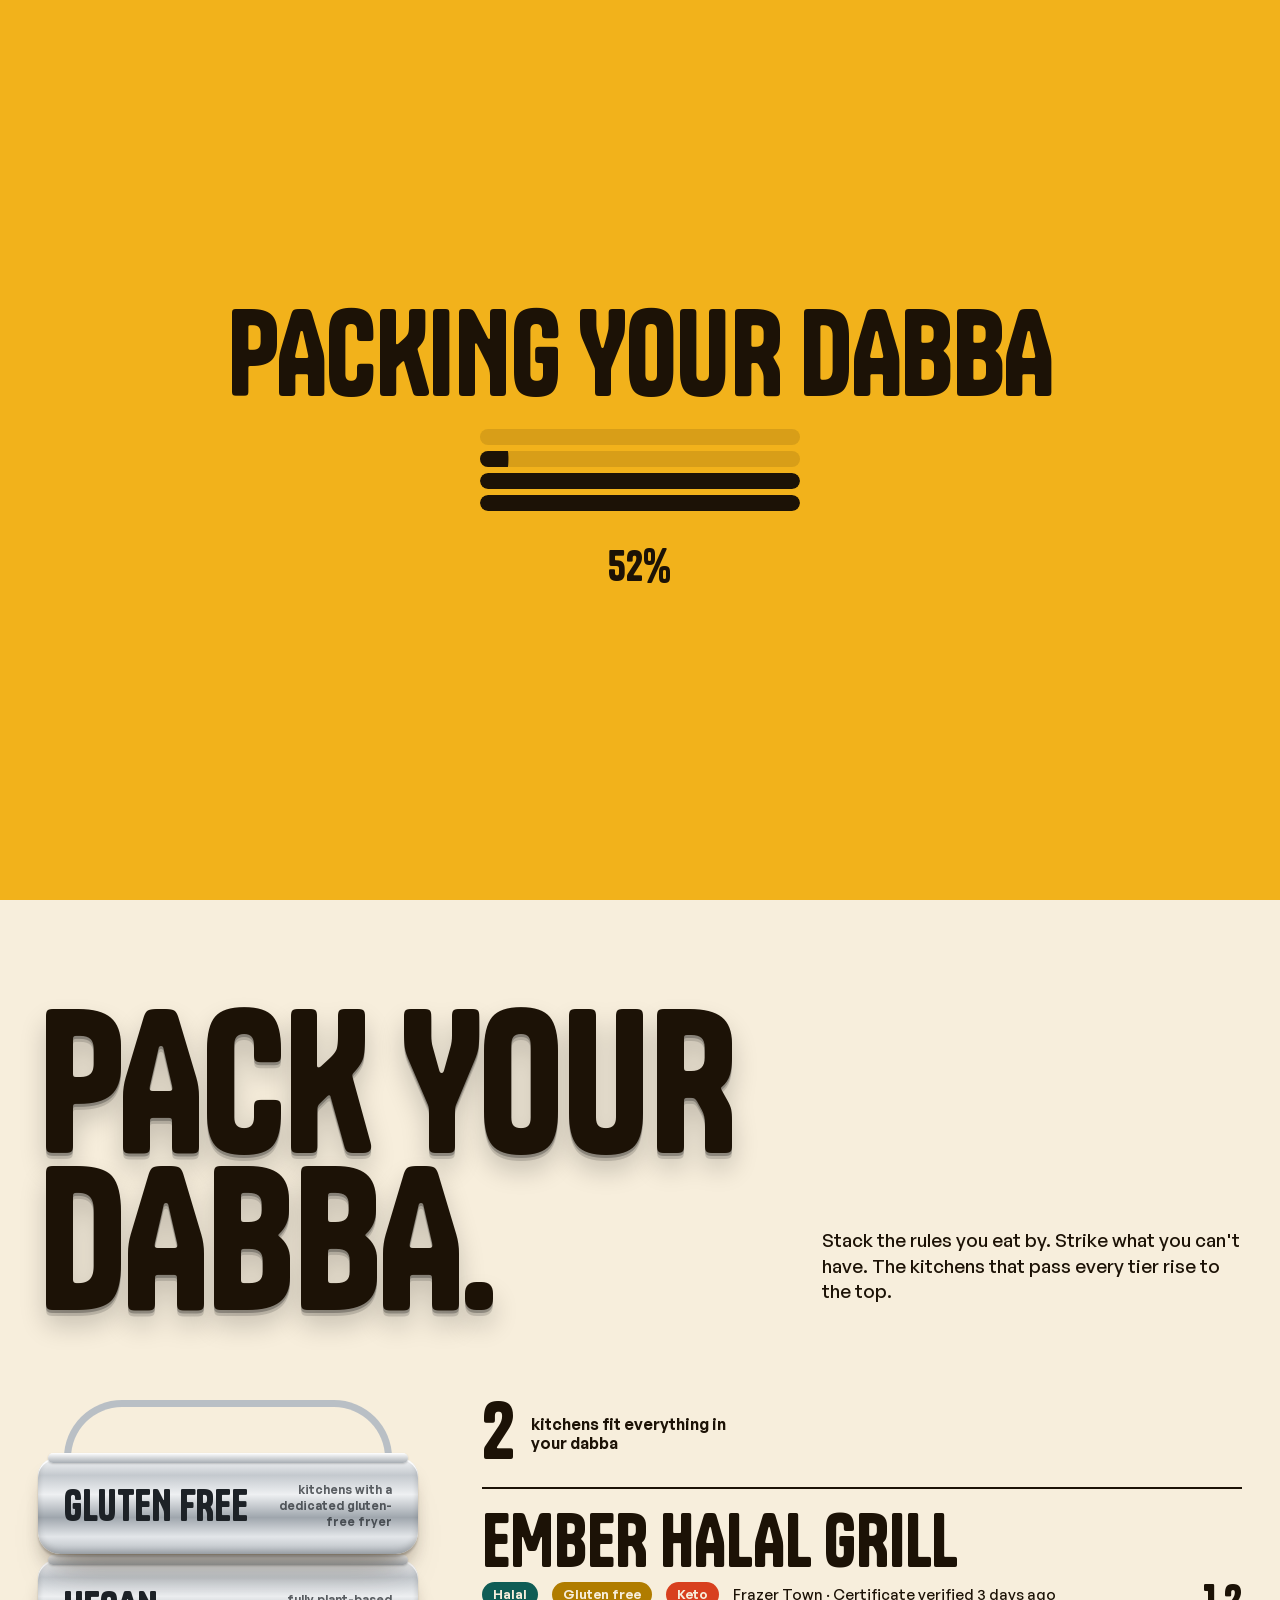
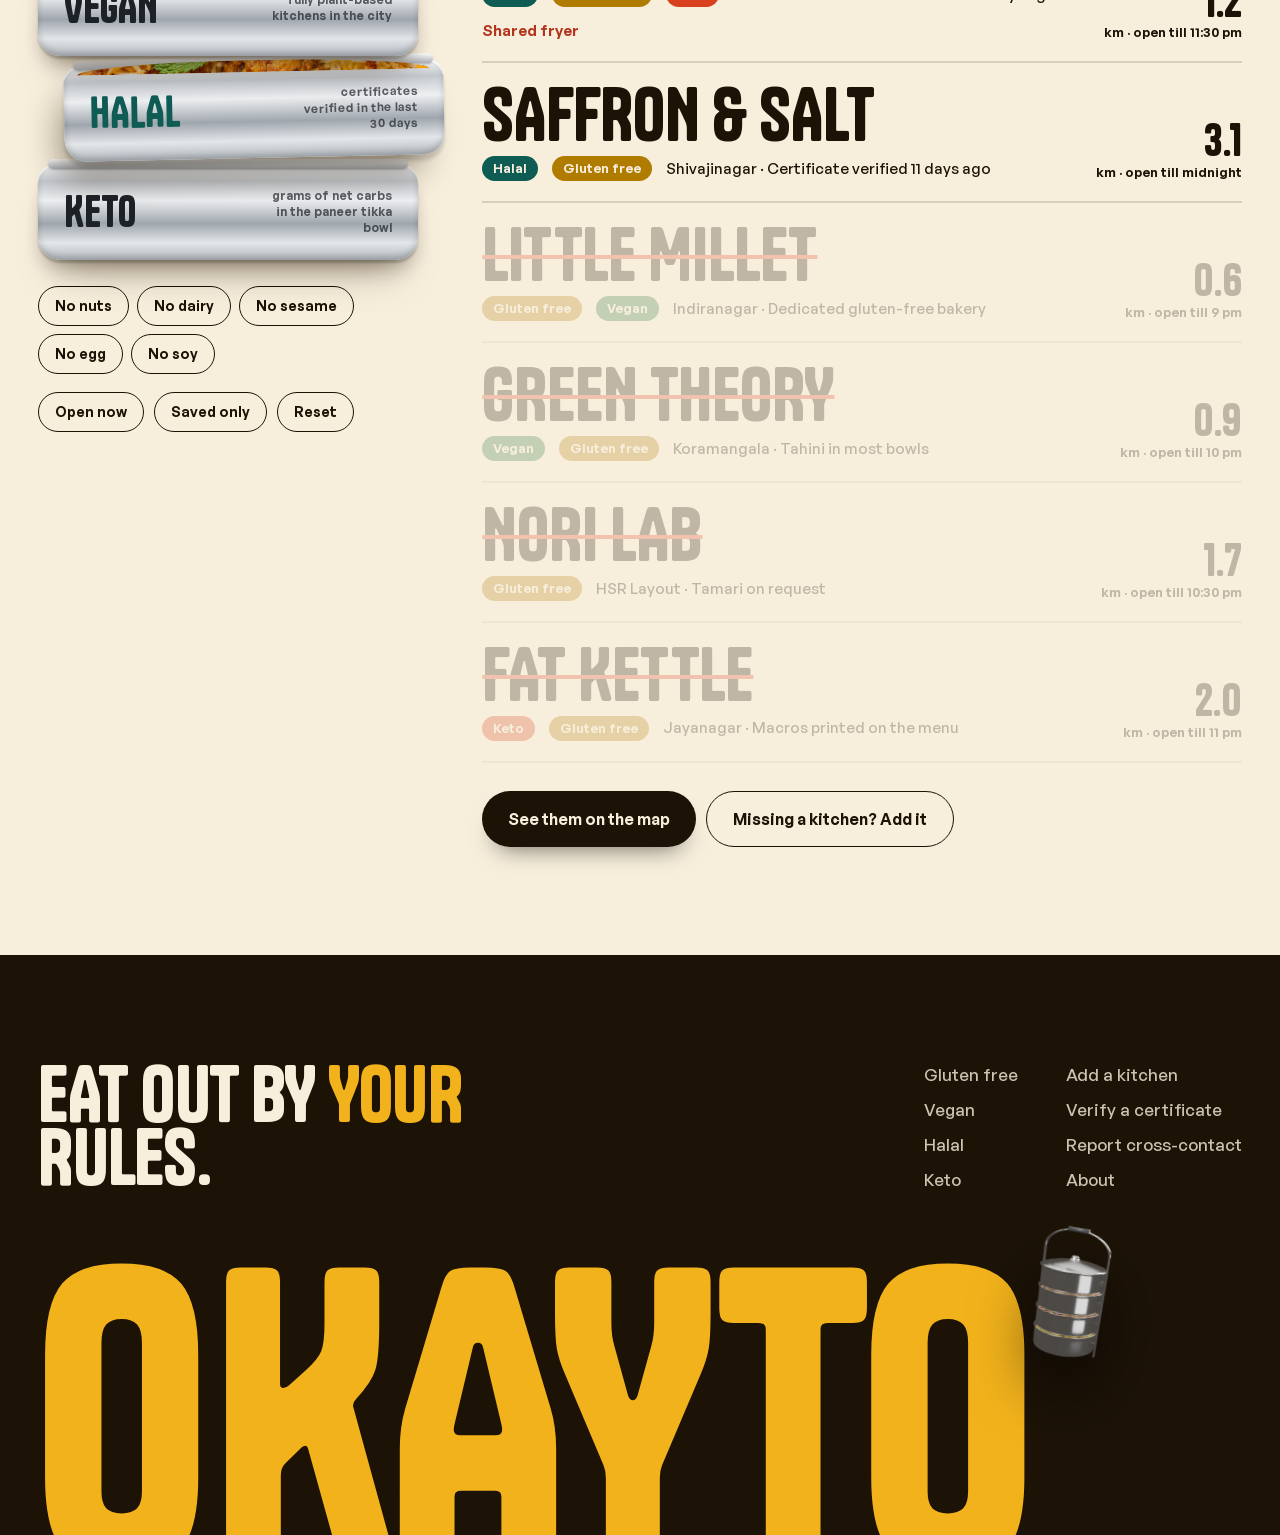
<file: index.html>
<!doctype html>
<html lang="en">
<head>
<meta charset="utf-8">
<meta name="viewport" content="width=device-width, initial-scale=1">
<title>Okayto — your rules, packed</title>
<link rel="icon" href="data:image/svg+xml,%3Csvg xmlns='http://www.w3.org/2000/svg' viewBox='0 0 64 64'%3E%3Ccircle cx='32' cy='32' r='30' fill='%23F2B21B'/%3E%3Ctext x='32' y='44' font-size='34' text-anchor='middle' font-family='Impact' fill='%231C1206'%3Eo%3C/text%3E%3C/svg%3E">
<link rel="stylesheet" href="css/base.css">
<style>
html,body{background:var(--turmeric)}

/* ---------- preloader ---------- */
#loader{position:fixed;inset:0;z-index:80;background:var(--turmeric);display:grid;place-items:center;clip-path:inset(0 0 0 0)}
#loader .in{display:flex;flex-direction:column;align-items:center;gap:28px}
#loader h1{font-size:clamp(48px,9vw,140px);text-align:center}
#loader .stack{display:flex;flex-direction:column-reverse;gap:6px;width:min(320px,60vw)}
#loader .stack i{display:block;height:16px;border-radius:20px;background:rgba(28,18,6,.12);overflow:hidden;position:relative}
#loader .stack i b{position:absolute;inset:0;transform-origin:left;transform:scaleX(0);border-radius:20px;background:var(--ink)}
#loader .pc{font-family:var(--display);font-size:40px}

/* ---------- story stage ---------- */
#story{position:relative}
#stage{position:relative;height:100vh;overflow:hidden;background:var(--turmeric)}
.bgl{position:absolute;inset:0;clip-path:circle(0px at 50% 50%);will-change:clip-path}
#blobs{position:absolute;inset:-10%;width:120%;height:120%}
#blobs path{fill:rgba(28,18,6,.06)}
#word{position:absolute;left:0;right:0;top:50%;transform:translateY(-54%);display:flex;justify-content:center;color:var(--ink);pointer-events:none;white-space:nowrap;line-height:.8}
#word span{display:inline-block;will-change:transform;text-shadow:0 .012em 0 rgba(0,0,0,.28),0 .024em 0 rgba(0,0,0,.18),0 .05em .06em rgba(0,0,0,.22),0 .12em .2em rgba(0,0,0,.14)}
#word span.gap{margin-right:var(--gap,30vw)}
#tif{position:absolute;left:50%;top:50%;width:min(104vh,100vw);height:min(104vh,100vw);will-change:transform}
#tif canvas{width:100%;height:100%;display:block;position:relative}
.tshadow{position:absolute;left:0;top:0;width:100px;height:30px;border-radius:50%;pointer-events:none;will-change:transform,opacity;
  background:radial-gradient(closest-side,rgba(20,12,2,.62),rgba(20,12,2,.32) 45%,rgba(20,12,2,0));filter:blur(6px)}
.tshadow.b{background:radial-gradient(closest-side,rgba(20,12,2,.26),rgba(20,12,2,0));filter:blur(18px)}
#hero-copy{position:absolute;left:var(--g);bottom:clamp(28px,6vh,60px);max-width:380px;font-size:17px;line-height:1.35}
#hero-copy b{font-weight:600}
#hero-cta{position:absolute;right:var(--g);bottom:clamp(28px,6vh,60px);display:flex;gap:10px;align-items:center}
.scrollcue{font:600 13px var(--body);display:flex;gap:10px;align-items:center;background:none;border:none;cursor:pointer}
.scrollcue i{width:1.5px;height:38px;background:var(--ink);position:relative;overflow:hidden}
.scrollcue i::after{content:"";position:absolute;left:0;right:0;top:-40%;height:40%;background:var(--turmeric);animation:cue 1.6s infinite}
@keyframes cue{to{top:100%}}
#tagline{position:absolute;left:var(--g);bottom:7vh;font-size:clamp(52px,7.4vw,130px);line-height:.86;pointer-events:none}
#tagline .ln{display:block;overflow:hidden;padding-bottom:.04em}
#tagline .ln span{display:inline-block;transform:translateY(110%)}

/* the steel plate (portal) — fixed size, animated with transforms only */
#disc{position:absolute;left:0;top:0;border-radius:50%;opacity:0;will-change:transform;pointer-events:none;z-index:3}
#disc .cast{position:absolute;inset:6% -4% -14% 10%;border-radius:50%;background:radial-gradient(closest-side,rgba(10,6,0,.5),rgba(10,6,0,.22) 55%,rgba(10,6,0,0));filter:blur(18px);transform:translate(4%,7%)}
#disc .wall{position:absolute;inset:-3.2%;border-radius:50%;transform:translateY(3.8%);background:linear-gradient(90deg,#5d636a,#d7dbdf 18%,#8a9097 40%,#eef0f2 58%,#7a8087 80%,#b9bec3);box-shadow:0 2px 0 rgba(0,0,0,.35)}
#disc .rim{position:absolute;inset:-3.2%;border-radius:50%;background:conic-gradient(from 20deg,#f4f6f7,#9aa0a6 12%,#eef0f2 24%,#7d848b 38%,#f8f9fa 52%,#a4aab0 66%,#e9ecee 80%,#8b9197 90%,#f4f6f7)}
#disc .rim::after{content:"";position:absolute;inset:2.4%;border-radius:50%;background:radial-gradient(circle,#c9cdd1 60%,#6f757b 100%)}
#disc .bowl{position:absolute;inset:0;border-radius:50%;overflow:hidden}
#disc .food{position:absolute;inset:0;border-radius:50%;background-size:cover;background-position:center;will-change:transform,clip-path}
#disc .food+.food{clip-path:circle(0% at 50% 50%)}
#disc .shade{position:absolute;inset:0;border-radius:50%;pointer-events:none;box-shadow:inset 0 0 0 5px rgba(0,0,0,.22),inset 0 34px 46px -6px rgba(0,0,0,.55),inset 0 -10px 30px rgba(255,255,255,.12);
  background:radial-gradient(120% 90% at 30% 20%,rgba(255,255,255,.16),transparent 45%)}

/* chapters */
.ch{position:absolute;inset:0;pointer-events:none}
.ch .cw{position:absolute;left:var(--g);top:13vh;font-size:clamp(90px,15.5vw,300px);z-index:2}
.ch .cw .row{display:block;overflow:hidden;padding-bottom:.05em;margin-bottom:-.05em}
.ch .cw span{display:inline-block;text-shadow:0 .014em 0 rgba(0,0,0,.25),0 .03em 0 rgba(0,0,0,.14),0 .08em .14em rgba(0,0,0,.2)}
.ch .copy{position:absolute;left:var(--g);bottom:9vh;max-width:min(400px,36vw);z-index:4;pointer-events:auto}
.ch .copy p{font-size:clamp(17px,1.4vw,21px);line-height:1.35}
.ch .copy a{display:inline-flex;margin-top:18px;font:600 15px var(--body);padding:12px 18px;border-radius:40px;border:1.5px solid currentColor;text-decoration:none;transition:transform .45s var(--spring)}
.ch .copy a:hover{transform:translateY(-2px)}
.ch .meter{display:flex;align-items:flex-end;gap:12px;margin-bottom:22px}
.ch .meter .n{font-family:var(--display);font-size:clamp(70px,8vw,140px);line-height:.8}
.ch .meter .l{font-size:14px;font-weight:600;max-width:150px;line-height:1.2;padding-bottom:6px}
.ch .orbit{position:absolute;inset:0;z-index:4}
.ch .place{position:absolute;display:flex;align-items:center;gap:12px;max-width:250px;text-decoration:none;color:inherit;pointer-events:auto;transform-origin:left center}
.ch .place .dot{width:12px;height:12px;border-radius:50%;background:currentColor;box-shadow:0 0 0 6px rgba(255,255,255,.18);flex:none;transition:transform .4s var(--spring)}
.ch .place:hover .dot{transform:scale(1.5)}
.ch .place .nm{font-family:var(--display);font-size:clamp(26px,2.4vw,42px);line-height:.9;text-transform:uppercase}
.ch .place .mt{font-size:13px;font-weight:600;opacity:.8;margin-top:4px;display:block}
.ch .place .nm{display:block}

#rail{position:absolute;left:50%;top:30px;transform:translateX(-50%);display:flex;gap:22px;align-items:center;font:600 12px var(--body);letter-spacing:.04em;opacity:0;z-index:5}
#rail button{display:flex;gap:10px;align-items:center;opacity:.45;transition:opacity .4s;background:none;border:none;cursor:pointer;font:inherit;color:inherit}
#rail button i{width:26px;height:2px;background:currentColor;transform-origin:left;transform:scaleX(.4);transition:transform .5s var(--spring)}
#rail button.on{opacity:1}#rail button.on i{transform:scaleX(1.6)}

.fl{position:absolute;pointer-events:none;will-change:transform}

/* ---------- finder ---------- */
#finder{position:relative;background:var(--cream);color:var(--ink);padding:16vh var(--g) 12vh;border-radius:40px 40px 0 0;margin-top:-40px;z-index:5}
#finder h2{font-size:clamp(80px,15vw,260px)}
#finder .lead{display:flex;justify-content:space-between;align-items:flex-end;gap:40px;flex-wrap:wrap}
#finder .lead p{max-width:420px;font-size:19px;line-height:1.35;padding-bottom:14px}
.fgrid{display:grid;grid-template-columns:minmax(260px,380px) 1fr;gap:clamp(28px,5vw,80px);margin-top:9vh;align-items:start}
.dabwrap{position:sticky;top:110px}
.dabba{position:relative;display:flex;flex-direction:column-reverse;gap:6px;user-select:none}
.band{position:relative;height:96px;border-radius:18px 18px 22px 22px;cursor:pointer;border:none;text-align:left;padding:0 26px;display:flex;align-items:center;justify-content:space-between;
  background:linear-gradient(180deg,#f7f8f9 0%,#c4c9ce 18%,#eef0f2 38%,#9fa6ad 62%,#e3e6e9 82%,#b3b9bf 100%);color:#1d2227;
  box-shadow:inset 0 2px 0 rgba(255,255,255,.9),inset 0 -3px 6px rgba(0,0,0,.18),0 3px 2px rgba(0,0,0,.18),0 14px 22px -10px rgba(40,25,5,.45),0 30px 40px -22px rgba(40,25,5,.35);transition:transform .7s var(--spring),box-shadow .5s}
.band::before{content:"";position:absolute;left:10px;right:10px;top:-5px;height:10px;border-radius:10px;background:linear-gradient(180deg,#fff,#a7adb3);box-shadow:0 1px 2px rgba(0,0,0,.2)}
.band .bn{font-family:var(--display);font-size:42px;line-height:1;text-transform:uppercase;transition:color .3s}
.band .bs{font:600 12px var(--body);text-align:right;max-width:120px;opacity:.7}
.band .peek{position:absolute;left:14px;right:14px;top:-2px;height:0;border-radius:50% 50% 0 0/100% 100% 0 0;background-size:cover;background-position:center;transition:height .5s var(--spring)}
.band[aria-pressed=true]{transform:translateX(26px) rotate(-1.2deg);box-shadow:inset 0 2px 0 rgba(255,255,255,.9),inset 0 -3px 6px rgba(0,0,0,.18),0 6px 4px rgba(0,0,0,.14),-14px 26px 34px -10px rgba(40,25,5,.45)}
.band[aria-pressed=true] .peek{height:12px}
.band[aria-pressed=true] .bn{color:var(--c)}
.dabba .handle{height:58px;margin:0 26px -6px;border:7px solid #b9bfc5;border-bottom:none;border-radius:60px 60px 0 0;order:99}
.excl{display:flex;flex-wrap:wrap;gap:8px;margin-top:26px}
.fbar{display:flex;gap:10px;flex-wrap:wrap;margin-top:18px}
.count{font-family:var(--display);font-size:clamp(60px,6vw,110px);line-height:.8;display:flex;align-items:flex-end;gap:16px;margin-bottom:26px}
.count small{font:600 16px var(--body);line-height:1.2;padding-bottom:8px;max-width:220px}
.results{border-top:2px solid var(--ink)}
.res{display:grid;grid-template-columns:1fr auto;gap:20px;align-items:end;padding:22px 0 20px;border-bottom:2px solid rgba(28,18,6,.14);position:relative;text-decoration:none;color:inherit;transition:opacity .5s,transform .7s var(--spring)}
.res .nm{font-family:var(--display);font-size:clamp(44px,5.6vw,96px);line-height:.85;text-transform:uppercase;transition:transform .5s var(--spring)}
.res:hover .nm{transform:translateX(14px)}
.res .mt{font-size:15px;line-height:1.35;margin-top:10px;display:flex;gap:14px;flex-wrap:wrap;align-items:center}
.res .mt .warn{color:#B3341C;font-weight:600}
.res .km{font-family:var(--display);font-size:clamp(36px,3.4vw,60px);text-align:right;line-height:.85}
.res .km small{display:block;font:600 13px var(--body);margin-top:6px}
.res.out{opacity:.25}
.res.out .nm{text-decoration:line-through;text-decoration-thickness:.06em;text-decoration-color:#E0452B}
.empty{padding:40px 0;font-size:19px}
#peekimg{position:fixed;width:220px;height:220px;border-radius:50%;pointer-events:none;z-index:30;background-size:cover;background-position:center;opacity:0;transform:translate(-50%,-50%) scale(.6);transition:opacity .25s,transform .45s var(--spring);box-shadow:0 0 0 8px #e6e8ea,0 30px 50px -20px rgba(0,0,0,.5)}

@media (max-width:820px){
  #hero-copy{max-width:80vw;font-size:15px;bottom:96px}
  #hero-cta{left:16px;right:auto;bottom:40px}
  .ch .cw{top:11vh}
  .ch .copy{max-width:none;right:16px;bottom:3.5vh}
  .ch .copy p{font-size:15px}
  .ch .copy a{display:none}
  .ch .meter{display:none}
  .fl{max-width:20vw}
  .ch .place .mt{display:none}
  .ch .place .nm{font-size:20px}
  #rail{display:none}
  .fgrid{grid-template-columns:1fr}
  .dabwrap{position:relative;top:0}
  .band{height:74px}.band .bn{font-size:32px}
  #peekimg{display:none}
}
@media (max-width:1100px){#rail{display:none}}
</style>
</head>
<body>
<div id="loader"><div class="in"><h1 class="display">Packing your dabba</h1><div class="stack"><i><b></b></i><i><b></b></i><i><b></b></i><i><b></b></i></div><div class="pc" id="pc">0%</div></div></div>

<section id="story">
  <div id="stage">
    <div id="bgs"></div>
    <svg id="blobs" viewBox="0 0 1200 800" preserveAspectRatio="xMidYMid slice"><g id="blobg">
      <path d="M180,140 C300,40 520,80 560,220 C600,360 420,430 300,400 C160,365 60,240 180,140Z"/>
      <path d="M820,520 C930,420 1130,470 1150,610 C1170,750 980,800 880,760 C760,712 710,620 820,520Z"/>
      <path d="M900,60 C1010,10 1150,70 1130,170 C1110,270 990,290 930,240 C860,180 800,110 900,60Z"/>
      <path d="M90,560 C170,500 300,540 300,640 C300,740 160,770 100,720 C40,670 10,620 90,560Z"/></g></svg>
    <div id="word" class="display"></div>
    <div id="floats"></div>
    <div id="tif"><div class="tshadow" id="tshadow"></div><div class="tshadow b" id="tshadow2"></div><canvas id="cv"></canvas></div>
    <div id="disc"><div class="cast"></div><div class="wall"></div><div class="rim"></div><div class="bowl" id="bowl"></div><div class="shade"></div></div>
    <div id="chapters"></div>
    <div id="tagline" class="display"><span class="ln"><span>Four rules.</span></span><span class="ln"><span>One dabba.</span></span></div>
    <div id="hero-copy"><b>Gluten-free, vegan, halal, keto.</b> 214 Bengaluru kitchens, checked dish by dish, so lunch fits your rules without the twenty questions.</div>
    <div id="hero-cta"><button class="scrollcue" id="cue" type="button"><i></i>Scroll to open</button></div>
    <div id="rail"></div>
  </div>
</section>

<section id="finder">
  <div class="lead"><h2 class="display depth">Pack your<br>dabba.</h2><p>Stack the rules you eat by. Strike what you can't have. The kitchens that pass every tier rise to the top.</p></div>
  <div class="fgrid">
    <div class="dabwrap">
      <div class="dabba" id="dabba"><div class="handle"></div></div>
      <div class="excl" id="excl"></div>
      <div class="fbar"><button class="chip" id="openNow" type="button" aria-pressed="false">Open now</button><button class="chip" id="savedOnly" type="button" aria-pressed="false">Saved only</button><button class="chip" id="reset" type="button">Reset</button></div>
    </div>
    <div>
      <div class="count"><span id="cnt">3</span><small>kitchens fit everything in your dabba</small></div>
      <div class="results" id="results"></div>
      <div class="fbar" style="margin-top:28px"><a class="btn" id="toMap" href="map.html">See them on the map</a><a class="btn ghost" href="add.html">Missing a kitchen? Add it</a></div>
    </div>
  </div>
</section>
<div id="peekimg"></div>

<script src="js/data.js"></script>
<script src="js/chrome.js"></script>
<script src="lib/gsap.min.js"></script>
<script src="lib/ScrollTrigger.min.js"></script>
<script src="lib/lenis.min.js"></script>
<script src="frames/tiers.js"></script>
<script>
const CAPTURE = /capture/.test(location.search);
const NF = 180, FR = i => `frames/f_${String(i).padStart(4,'0')}.webp`;
const CH = OK.DIETS.map((d,i)=>({...d, tier:i, word:d.name.split(' '),
  places: OK.R.filter(r=>OK.fitsDiet(r,d.k)).slice(0, i===0?3:2)}));
const FLOATS=[['el_curry.png',.12,.2,150,-18,1.4],['el_chili.png',.82,.18,190,32,1.1],['el_cardamom.png',.66,.86,110,10,1.5],['el_staranise.png',.08,.72,120,0,.8],
  ['el_coriander.png',.8,.84,170,-24,1.3],['el_lime.png',.92,.5,150,12,1.7],['el_millet.png',.62,.1,140,0,.6],['el_chickpea.png',.36,.12,110,0,1.0]];

/* ---------- frames (preloaded + pre-decoded so scrubbing never stalls) ---------- */
const cv=document.getElementById('cv'),ctx=cv.getContext('2d');const frames=[];let loaded=0,cur=0;
function sizeCanvas(){const r=cv.getBoundingClientRect(),d=Math.min(2,devicePixelRatio||1);cv.width=Math.round(r.width*d);cv.height=Math.round(r.height*d);const c=cur;cur=0;draw(c||1)}
function draw(i){i=Math.max(1,Math.min(NF,Math.round(i)));if(i===cur)return;const im=frames[i];if(!im||!im.complete||!im.naturalWidth)return;cur=i;ctx.clearRect(0,0,cv.width,cv.height);ctx.drawImage(im,0,0,cv.width,cv.height);placeShadow(i)}
function placeShadow(i){const T=window.TIERS&&window.TIERS[i];if(!T)return;const W=cv.clientWidth;const [x,y,r]=T[0];const lift=Math.max(0,Math.min(1,(i-70)/70));
  const sh=document.getElementById('tshadow'),sh2=document.getElementById('tshadow2');const w=r*W*2.25*(1+lift*.25),h=w*.2;
  const by=(y+r*.93)*W-h*.5;sh.style.width=w+'px';sh.style.height=h+'px';sh.style.transform=`translate(${x*W-w/2+w*.04}px,${by+lift*W*.05}px)`;sh.style.opacity=1-lift*.75;
  const w2=w*1.6;sh2.style.width=w2+'px';sh2.style.height=w2*.24+'px';sh2.style.transform=`translate(${x*W-w2/2+w*.12}px,${by+lift*W*.08}px)`;sh2.style.opacity=.9-lift*.3}
const bars=[...document.querySelectorAll('#loader .stack b')];
function progress(){const p=loaded/NF;document.getElementById('pc').textContent=Math.round(p*100)+'%';bars.forEach((b,i)=>b.style.transform=`scaleX(${Math.max(0,Math.min(1,p*4-i))})`)}
const ready=new Promise(res=>{for(let i=1;i<=NF;i++){const im=new Image();im.decoding='async';
  im.onload=()=>{(im.decode?im.decode():Promise.resolve()).catch(()=>{}).then(()=>{loaded++;progress();if(loaded===NF)res()})};
  im.onerror=()=>{loaded++;progress();if(loaded===NF)res()};im.src=FR(i);frames[i]=im}});

/* ---------- build DOM ---------- */
const word=document.getElementById('word');
'okayto'.split('').forEach((c,i)=>{const s=document.createElement('span');s.textContent=c;if(i===2)s.className='gap';s.dataset.side=i<3?-1:1;word.append(s)});
function sizeWord(){const tw=document.getElementById('tif').getBoundingClientRect().width;const gap=tw*.36;
  const fs=Math.min(innerWidth*.22,(innerWidth*.94-gap)/(6*.5),520);word.style.fontSize=fs+'px';word.style.setProperty('--gap',gap+'px')}
const bgs=document.getElementById('bgs');
[...CH.map(c=>c.bg),'#F2B21B'].forEach((col,i)=>{const d=document.createElement('div');d.className='bgl';d.style.background=col;d.id='bgl'+i;bgs.append(d)});
const fl=document.getElementById('floats');
FLOATS.forEach(([src,x,y,w,r,d])=>{if(innerWidth<820&&y>.78)return;const im=new Image();im.src='img/'+src;im.alt='';im.className='fl';
  im.style.cssText=`left:${x*100}%;top:${y*100}%;width:${w}px`;im.dataset.d=d;im.dataset.r=r;
  const sx=Math.round(8*d),sy=Math.round(16*d+8),sb=Math.round(10*d+6);
  im.style.filter=`drop-shadow(1px 3px 2px rgba(20,12,2,.35)) drop-shadow(${sx}px ${sy}px ${sb}px rgba(20,12,2,${(.34-d*.06).toFixed(2)}))`;
  im.style.zIndex=d>1.3?6:1;fl.append(im)});
gsap.set('.fl',{xPercent:-50,yPercent:-50,rotation:(i,e)=>+e.dataset.r});
const bowl=document.getElementById('bowl');
CH.forEach(c=>{const f=document.createElement('div');f.className='food';f.style.backgroundImage=`url(${c.fill})`;bowl.append(f)});
const foods=[...bowl.children];
const chs=document.getElementById('chapters'),rail=document.getElementById('rail');
CH.forEach((c,i)=>{
  const el=document.createElement('div');el.className='ch';el.id='ch-'+c.k;el.style.color=c.ink;
  el.innerHTML=`<div class="cw display">${c.word.map(w=>`<span class="row">${w.split('').map(ch=>`<span>${ch}</span>`).join('')}</span>`).join('')}</div>
   <div class="copy"><div class="meter"><span class="n">${c.nfrom||0}</span><span class="l">${c.nl}</span></div><p>${c.line}</p><a href="diet.html?d=${c.k}">Every ${c.name.toLowerCase()} kitchen →</a></div>
   <div class="orbit">${c.places.map(p=>`<a class="place" href="restaurant.html?id=${p.id}&d=${c.k}"><span class="dot"></span><span><span class="nm">${p.n}</span><span class="mt">${p.km} km · ${p.note}</span></span></a>`).join('')}</div>`;
  chs.append(el);
  const r=document.createElement('button');r.type='button';r.innerHTML=`${c.name}<i></i>`;r.onclick=()=>jumpTo(c.k);rail.append(r);
});

/* ---------- geometry ---------- */
const tifEl=document.getElementById('tif'),disc=document.getElementById('disc');
function tierScreen(frame,t){const T=window.TIERS&&window.TIERS[frame];const r=tifEl.getBoundingClientRect();if(!T)return{x:innerWidth/2,y:innerHeight/2,r:60};const [nx,ny,nr]=T[t];return{x:r.left+nx*r.width,y:r.top+ny*r.height,r:nr*r.width}}
function target(){const m=innerWidth<820;const D=m?Math.min(innerWidth*.8,innerHeight*.38):Math.min(innerHeight*.72,innerWidth*.42);return{x:m?innerWidth/2:innerWidth*.565,y:m?innerHeight*.53:innerHeight*.53,r:D/2}}
function layoutDisc(){const t=target();disc.style.width=disc.style.height=(t.r*2)+'px';disc.style.left=(t.x-t.r)+'px';disc.style.top=(t.y-t.r)+'px'}
// where tier t sits on screen in the exploded state (#tif at scale .8, yPercent -46), computed analytically so it is exact
function tierAt(t){const S=Math.min(innerHeight*1.04,innerWidth),cx=innerWidth/2,cy=innerHeight/2+.04*S,k=.8;const [nx,ny,nr]=window.TIERS[NF][t];
  return{x:cx+(nx-.5)*S*k,y:cy+(ny-.5)*S*k,r:nr*S*k}}
function fromTier(t){const T=target(),a=tierAt(t);return{x:a.x-T.x,y:a.y-T.y,scale:a.r/T.r}}
function placeOrbit(el){const t=target(),m=innerWidth<820;const pl=[...el.querySelectorAll('.place')];
  const angs=pl.length===3?[-40,0,40]:[-24,30];pl.forEach((p,i)=>{const a=angs[i]*Math.PI/180;const R=t.r+44;
    let x=t.x+Math.cos(a)*R,y=t.y+Math.sin(a)*R;if(m){x=20;y=t.y+t.r+40+i*30}
    p.style.left=x+'px';p.style.top=(y-14)+'px'})}
const circ=(r,x,y)=>`circle(${r} at ${x}px ${y}px)`;

/* ---------- smooth scroll ---------- */
gsap.registerPlugin(ScrollTrigger);
let lenis=null;
if(!CAPTURE){lenis=new Lenis({lerp:.1,wheelMultiplier:.9});lenis.on('scroll',ScrollTrigger.update);gsap.ticker.add(t=>lenis.raf(t*1000));gsap.ticker.lagSmoothing(0)}
const goTo=(y)=>lenis?lenis.scrollTo(y,{duration:1.6}):scrollTo({top:y,behavior:'smooth'});
document.querySelectorAll('[data-go=finder]').forEach(a=>a.addEventListener('click',e=>{e.preventDefault();goTo(document.getElementById('finder').offsetTop)}));
document.getElementById('cue').onclick=()=>goTo(innerHeight*3.2);
let ST=null,LABELS={};
function jumpTo(k){if(!ST)return;const t=LABELS[k];goTo(ST.start+(ST.end-ST.start)*(t/tlDur))}

/* ---------- the story ---------- */
let tlDur=1;
function build(){
  gsap.set('#tif',{xPercent:-50,yPercent:-50});
  sizeWord();sizeCanvas();draw(1);layoutDisc();
  const state={f:1};const T=target();
  const tl=gsap.timeline({defaults:{ease:'none'}});
  const nav=document.getElementById('nav');
  const theme=(k)=>()=>{[...rail.children].forEach((r,i)=>r.classList.toggle('on',CH[i].k===k));nav.classList.toggle('light',['vegan','halal','keto'].includes(k))};
  const left=[...word.children].filter(s=>s.dataset.side<0),right=[...word.children].filter(s=>s.dataset.side>0);

  // 0–1 HERO: slow turn
  tl.to(state,{f:40,duration:1,onUpdate:()=>draw(state.f)},0)
    .to('.fl',{y:(i,e)=>-90*e.dataset.d,rotation:(i,e)=>+e.dataset.r+24*e.dataset.d,duration:1},0)
    .to(['#hero-copy','#hero-cta'],{autoAlpha:0,y:-24,duration:.35},.45);
  // 1–2.7 BURST: word halves slide fully off-screen (no fades), tiffin opens, tagline wipes in
  tl.to(state,{f:NF,duration:1.6,onUpdate:()=>draw(state.f)},1)
    .to(left,{x:()=>-innerWidth*.75,rotation:-6,duration:.8,ease:'power2.in',stagger:{each:.05,from:'end'}},1)
    .to(right,{x:()=>innerWidth*.75,rotation:6,duration:.8,ease:'power2.in',stagger:.05},1)
    .to('#tif',{scale:.8,yPercent:-46,duration:1.4,ease:'power2.inOut'},1.1)
    .to('.fl',{y:(i,e)=>-380*e.dataset.d,x:(i,e)=>(parseFloat(e.style.left)>50?1:-1)*120*e.dataset.d,duration:1.6},1)
    .to('#tagline .ln span',{y:'0%',duration:.45,stagger:.12,ease:'power3.out'},1.75)
    .to('#tagline .ln span',{y:'-110%',duration:.35,stagger:.08,ease:'power2.in'},2.45);

  // 2.8 DIVE into tier 0
  let t=2.8;
  const ft0=fromTier(0);
  tl.set(disc,{opacity:1,x:ft0.x,y:ft0.y,scale:ft0.scale,rotation:-30},t)
    .to('#tif',{yPercent:-240,scale:1.05,duration:.55,ease:'power3.in'},t+.08)
    .to(disc,{x:0,y:0,scale:1,rotation:0,duration:.75,ease:'power3.inOut'},t)
    .fromTo('#bgl0',{clipPath:()=>{const a=tierAt(0);return circ('0px',a.x,a.y)}},{clipPath:()=>circ(Math.hypot(innerWidth,innerHeight)+'px',T.x,T.y),duration:.75,ease:'power2.in',immediateRender:false},t)
    .to('#rail',{opacity:1,duration:.3},t+.4)
    .to('.fl',{opacity:0,duration:.3},t);
  t+=.75;

  CH.forEach((c,i)=>{
    const el=document.getElementById('ch-'+c.k),letters=el.querySelectorAll('.cw span span'),places=el.querySelectorAll('.place'),meter=el.querySelector('.n'),copy=el.querySelector('.copy');
    gsap.set(letters,{yPercent:115});gsap.set(places,{scale:0,opacity:0});gsap.set(copy,{opacity:0,y:30});gsap.set(el,{visibility:'hidden'});
    if(i>0){ // SWAP: new food wipes open from the centre while the plate turns; new colour wipes out from the plate
      tl.fromTo(foods[i],{clipPath:'circle(0% at 50% 50%)',rotation:-40},{clipPath:'circle(72% at 50% 50%)',rotation:0,duration:.6,ease:'power2.inOut',immediateRender:false},t)
        .to(disc,{rotation:'+=90',duration:.6,ease:'power2.inOut'},t)
        .fromTo('#bgl'+i,{clipPath:circ('0px',T.x,T.y)},{clipPath:circ(Math.hypot(innerWidth,innerHeight)+'px',T.x,T.y),duration:.6,ease:'power2.in',immediateRender:false},t);
      t+=.45;
    }
    LABELS[c.k]=t+.35;
    tl.call(theme(c.k),null,t).set(el,{visibility:'visible'},t)
      .to('#rail',{color:c.ink,duration:.3},t)
      .to('#blobs path',{fill:c.ink==='#1C1206'?'rgba(28,18,6,.06)':'rgba(255,255,255,.07)',duration:.3},t)
      .to('#blobg',{rotation:'+=30',transformOrigin:'50% 50%',duration:2.2},t)
      .to(letters,{yPercent:0,duration:.5,stagger:.035,ease:'power3.out'},t)
      .call(()=>placeOrbit(el),null,t)
      .to(places,{scale:1,opacity:1,duration:.35,stagger:.1,ease:'back.out(2)'},t+.2)
      .to(copy,{opacity:1,y:0,duration:.35},t+.15)
      .fromTo(meter,{innerText:c.nfrom||0},{innerText:c.n,duration:.6,snap:{innerText:1},immediateRender:false},t+.15)
      .to(foods[i],{rotation:'+=24',duration:1.6},t)
      // exit: text leaves upward through its mask, cleanly, before the next swap
      .to(letters,{yPercent:-115,duration:.35,stagger:.025,ease:'power2.in'},t+1.45)
      .to([...places,copy],{opacity:0,y:-16,duration:.25},t+1.45)
      .set(el,{visibility:'hidden'},t+1.85);
    t+=1.85;
  });

  // RETURN: the plate spins down into the top tier while the tiffin comes back into view; colour wipes back to turmeric
  const ftN=fromTier(3);
  tl.to(disc,{x:ftN.x,y:ftN.y,scale:ftN.scale,rotation:'+=120',duration:.7,ease:'power3.inOut'},t)
    .fromTo('#tif',{yPercent:-240,scale:1.05},{yPercent:-46,scale:.8,duration:.55,ease:'power3.out',immediateRender:false},t)
    .to(disc,{opacity:0,duration:.08},t+.66)
    .fromTo('#bgl4',{clipPath:circ('0px',T.x,T.y)},{clipPath:()=>circ(Math.hypot(innerWidth,innerHeight)+'px',innerWidth/2,innerHeight/2),duration:.7,ease:'power2.in',immediateRender:false},t)
    .call(theme(''),null,t+.1).to('#rail',{opacity:0,duration:.25},t+.1)
    .to('#blobs path',{fill:'rgba(28,18,6,.06)',duration:.3},t);
  t+=.8;
  // RESTACK and the wordmark slides back in
  tl.to(state,{f:1,duration:1.3,ease:'power1.inOut',onUpdate:()=>draw(state.f)},t)
    .to('#tif',{scale:1,yPercent:-50,duration:1.1,ease:'power2.inOut'},t+.1)
    .to('.fl',{opacity:1,y:0,x:0,duration:1},t+.2)
    .to(left,{x:0,rotation:0,duration:.8,ease:'power3.out',stagger:.05},t+.6)
    .to(right,{x:0,rotation:0,duration:.8,ease:'power3.out',stagger:{each:.05,from:'end'}},t+.6);
  t+=1.5;
  tlDur=tl.duration();window.__total=tlDur;window.__labels=LABELS;
  ST=ScrollTrigger.create({animation:tl,trigger:'#story',start:'top top',end:()=>'+='+Math.round(innerHeight*tlDur*.95),scrub:CAPTURE?true:.6,pin:'#stage',anticipatePin:1,invalidateOnRefresh:true});
  // footer tiffin settles as the footer arrives
  const ft=document.querySelector('.foot .big img');
  if(ft)gsap.fromTo(ft,{y:60,rotation:20},{y:0,rotation:8,scrollTrigger:{trigger:'.foot',start:'top bottom',end:'bottom bottom',scrub:true}});
  // nav turns solid over the finder so pills never sit on content
  ScrollTrigger.create({trigger:'#finder',start:'top 90px',onToggle:s=>nav.classList.toggle('solid',s.isActive||s.progress>0),onLeaveBack:()=>nav.classList.remove('solid')});
  ScrollTrigger.refresh();
}

/* pointer parallax (desktop) */
if(matchMedia('(pointer:fine)').matches)addEventListener('pointermove',e=>{const nx=e.clientX/innerWidth-.5,ny=e.clientY/innerHeight-.5;
  gsap.to('#floats',{x:nx*24,y:ny*18,duration:1.2,overwrite:'auto'});
  gsap.to('#tif canvas',{x:-nx*10,y:-ny*8,duration:1.2,overwrite:'auto'})});
let rz;addEventListener('resize',()=>{clearTimeout(rz);rz=setTimeout(()=>{sizeWord();sizeCanvas();layoutDisc();ScrollTrigger.refresh()},150)});
addEventListener('scroll',()=>{pk.style.opacity=0},{passive:true});

/* ---------- finder ---------- */
const sel=new Set(['halal']),ex=new Set();let openNow=false,savedOnly=false;
const dab=document.getElementById('dabba');
CH.forEach(c=>{const b=document.createElement('button');b.type='button';b.className='band';b.style.setProperty('--c',c.tag);
  b.innerHTML=`<span class="peek" style="background-image:url(${c.fill})"></span><span class="bn">${c.name}</span><span class="bs">${c.nl}</span>`;
  b.setAttribute('aria-pressed',sel.has(c.k));b.onclick=()=>{sel.has(c.k)?sel.delete(c.k):sel.add(c.k);b.setAttribute('aria-pressed',sel.has(c.k));renderRes()};dab.prepend(b)});
const exEl=document.getElementById('excl');OK.ALLERGENS.forEach(a=>{const b=document.createElement('button');b.type='button';b.className='chip x';b.textContent='No '+a.toLowerCase();b.setAttribute('aria-pressed',false);
  b.onclick=()=>{ex.has(a)?ex.delete(a):ex.add(a);b.setAttribute('aria-pressed',ex.has(a));renderRes()};exEl.append(b)});
const tgl=(id,fn)=>{const b=document.getElementById(id);b.onclick=()=>{const v=b.getAttribute('aria-pressed')!=='true';b.setAttribute('aria-pressed',v);fn(v);renderRes()}};
tgl('openNow',v=>openNow=v);tgl('savedOnly',v=>savedOnly=v);
document.getElementById('reset').onclick=()=>{sel.clear();ex.clear();openNow=savedOnly=false;document.querySelectorAll('#finder [aria-pressed]').forEach(b=>b.setAttribute('aria-pressed',false));renderRes();toast('Dabba emptied')};
const isOpen=r=>{const h=new Date().getHours();const m=r.open.match(/(\d+)(?::\d+)?\s*(pm|am)?|midnight/);if(/midnight/.test(r.open))return h>=8;const close=+m[1]+(m[2]==='pm'||!m[2]?12:0);return h>=8&&h<close};
function fits(r){for(const d of sel)if(!OK.fitsDiet(r,d))return false;for(const a of ex)if(r.al.includes(a))return false;if(openNow&&!isOpen(r))return false;if(savedOnly&&!OK.saved.has(r.id))return false;return true}
function renderRes(){const box=document.getElementById('results');const list=[...OK.R].sort((a,b)=>(fits(b)-fits(a))||a.km-b.km);let n=0;box.innerHTML='';
  list.forEach(r=>{const ok=fits(r);if(ok)n++;const el=document.createElement('a');el.className='res'+(ok?'':' out');el.dataset.img=r.img;
    el.href=`restaurant.html?id=${r.id}${sel.size?'&d='+[...sel][0]:''}`;
    el.innerHTML=`<div><div class="nm">${r.n}</div><div class="mt">${r.d.map(d=>`<span class="tag" style="--c:${OK.diet(d).tag}">${OK.diet(d).name}</span>`).join('')}<span>${r.area} · ${r.note}</span>${r.warn?`<span class="warn">${r.warn}</span>`:''}</div></div><div class="km">${r.km.toFixed(1)}<small>km · ${r.open.toLowerCase()}</small></div>`;
    box.append(el)});
  if(!n){const e=document.createElement('div');e.className='empty';e.textContent='Nothing fits every tier yet. Try lifting a rule, or add a kitchen you know.';box.prepend(e)}
  gsap.from('#results .res',{y:24,opacity:0,duration:.5,stagger:.04,ease:'power3.out',clearProps:'opacity,transform'});
  document.getElementById('cnt').textContent=n;
  const q=[...sel].join(',');document.getElementById('toMap').href='map.html'+(q?`?d=${q}`:'')+(savedOnly?(q?'&':'?')+'saved=1':'')}
renderRes();
const pk=document.getElementById('peekimg');
document.getElementById('results').addEventListener('pointermove',e=>{const r=e.target.closest('.res');if(!r){pk.style.opacity=0;return}pk.style.backgroundImage=`url(${r.dataset.img})`;pk.style.left=e.clientX+'px';pk.style.top=e.clientY+'px';pk.style.opacity=1;pk.style.transform='translate(-50%,-50%) scale(1)'});
document.getElementById('results').addEventListener('pointerleave',()=>{pk.style.opacity=0;pk.style.transform='translate(-50%,-50%) scale(.6)'});

/* ---------- boot ---------- */
Promise.all([ready,document.fonts.ready]).then(()=>{
  build();
  if(location.hash==='#finder')setTimeout(()=>goTo(document.getElementById('finder').offsetTop),300);
  if(CAPTURE){document.getElementById('loader').remove();window.__ready=true;return}
  gsap.timeline().to('#loader .in',{y:-40,opacity:0,duration:.5,delay:.2}).to('#loader',{clipPath:'inset(0 0 100% 0)',duration:.9,ease:'power4.inOut'},'-=.1')
    .from('#word span',{yPercent:120,duration:1,stagger:.06,ease:'power4.out'},'-=.5').from('#tif',{y:120,opacity:0,duration:1.1,ease:'power3.out'},'<')
    .from('.fl',{scale:0,duration:.8,stagger:.05,ease:'back.out(2)'},'-=.8').set('#loader',{display:'none'});
});
</script>
</body>
</html>
</file>
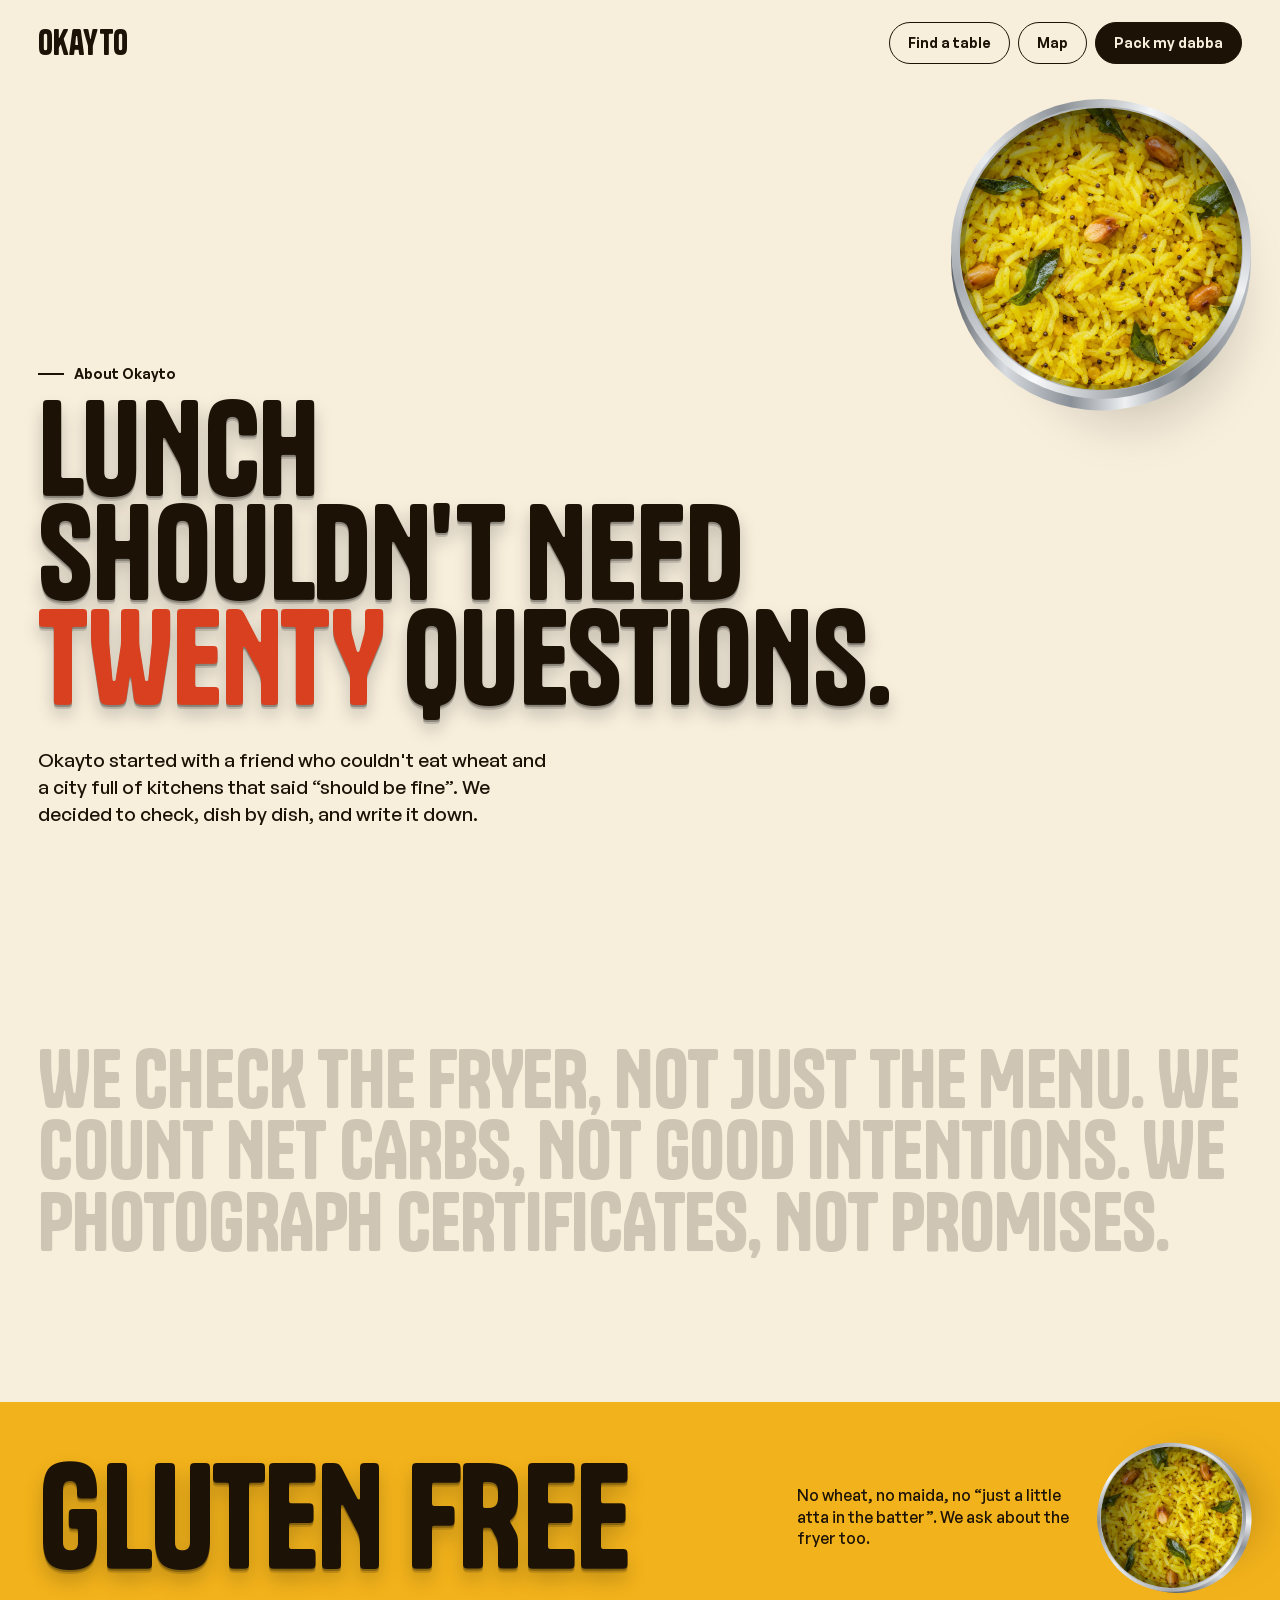
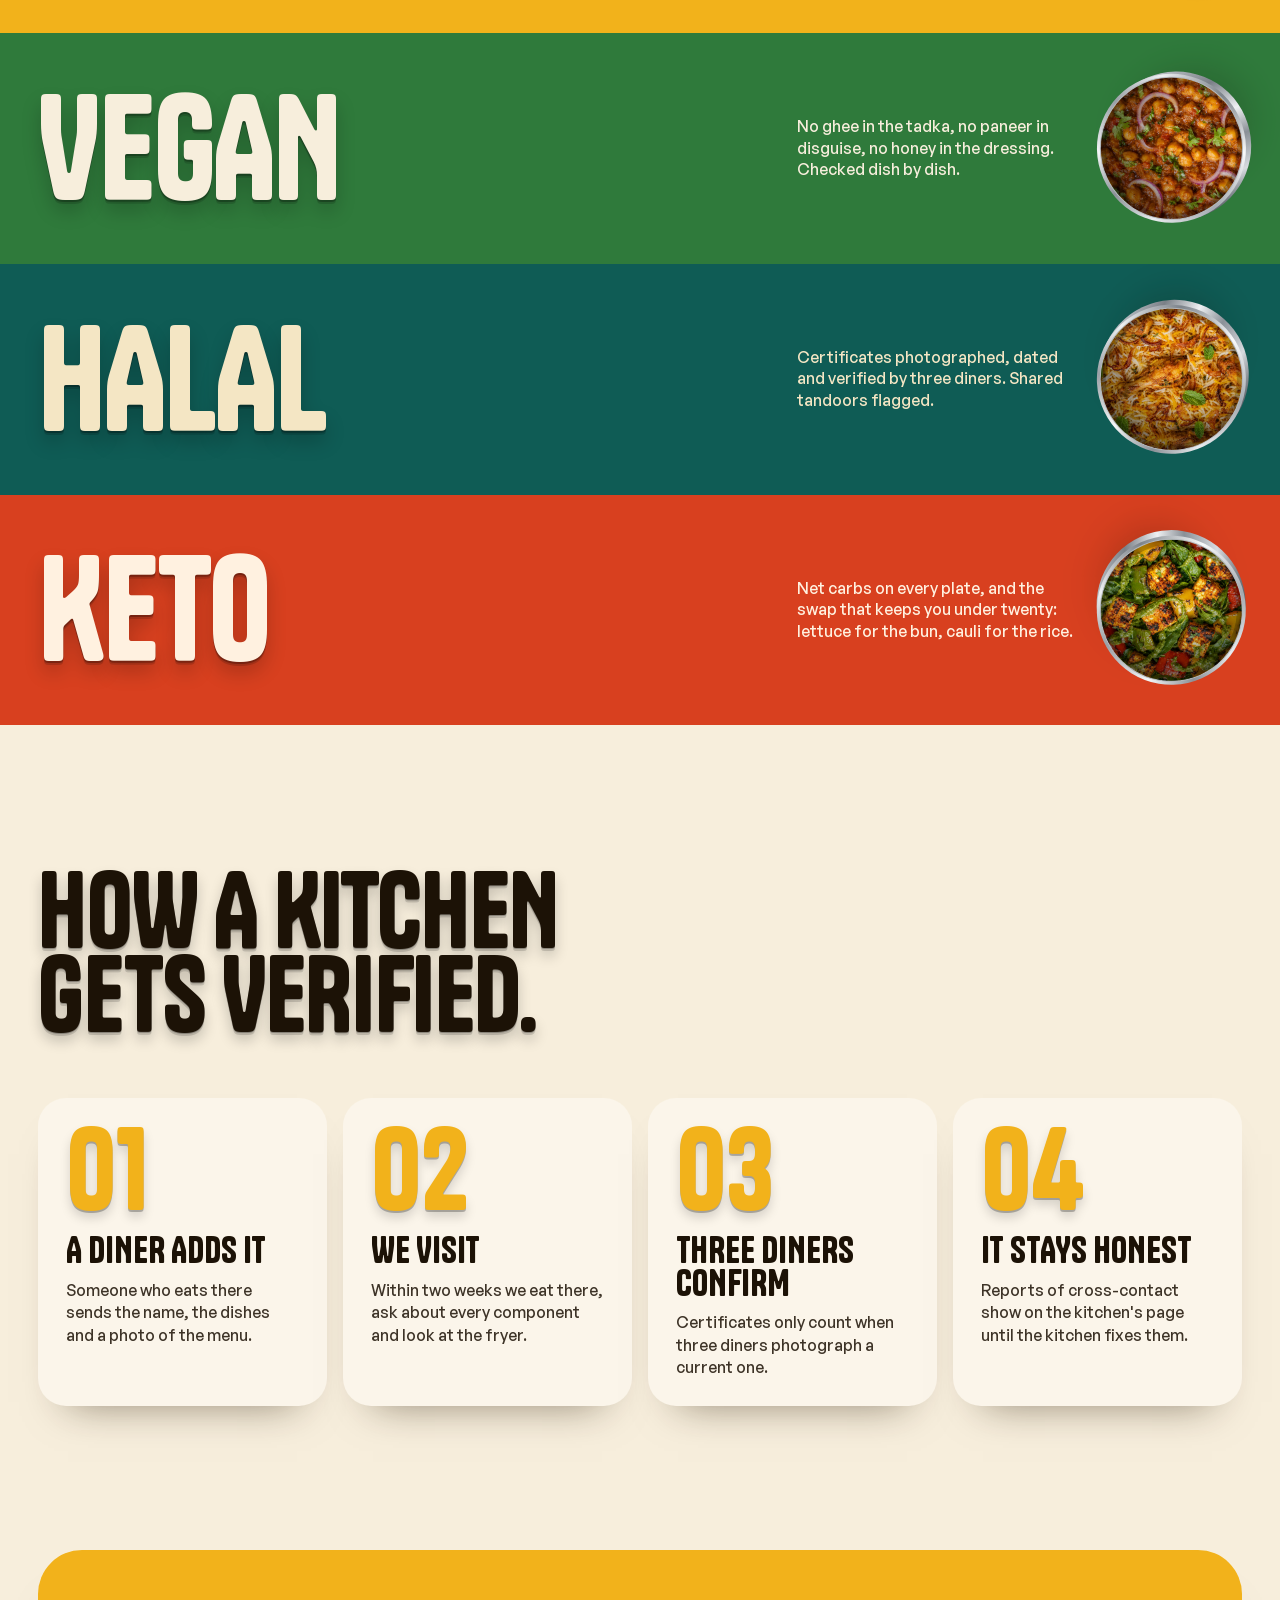
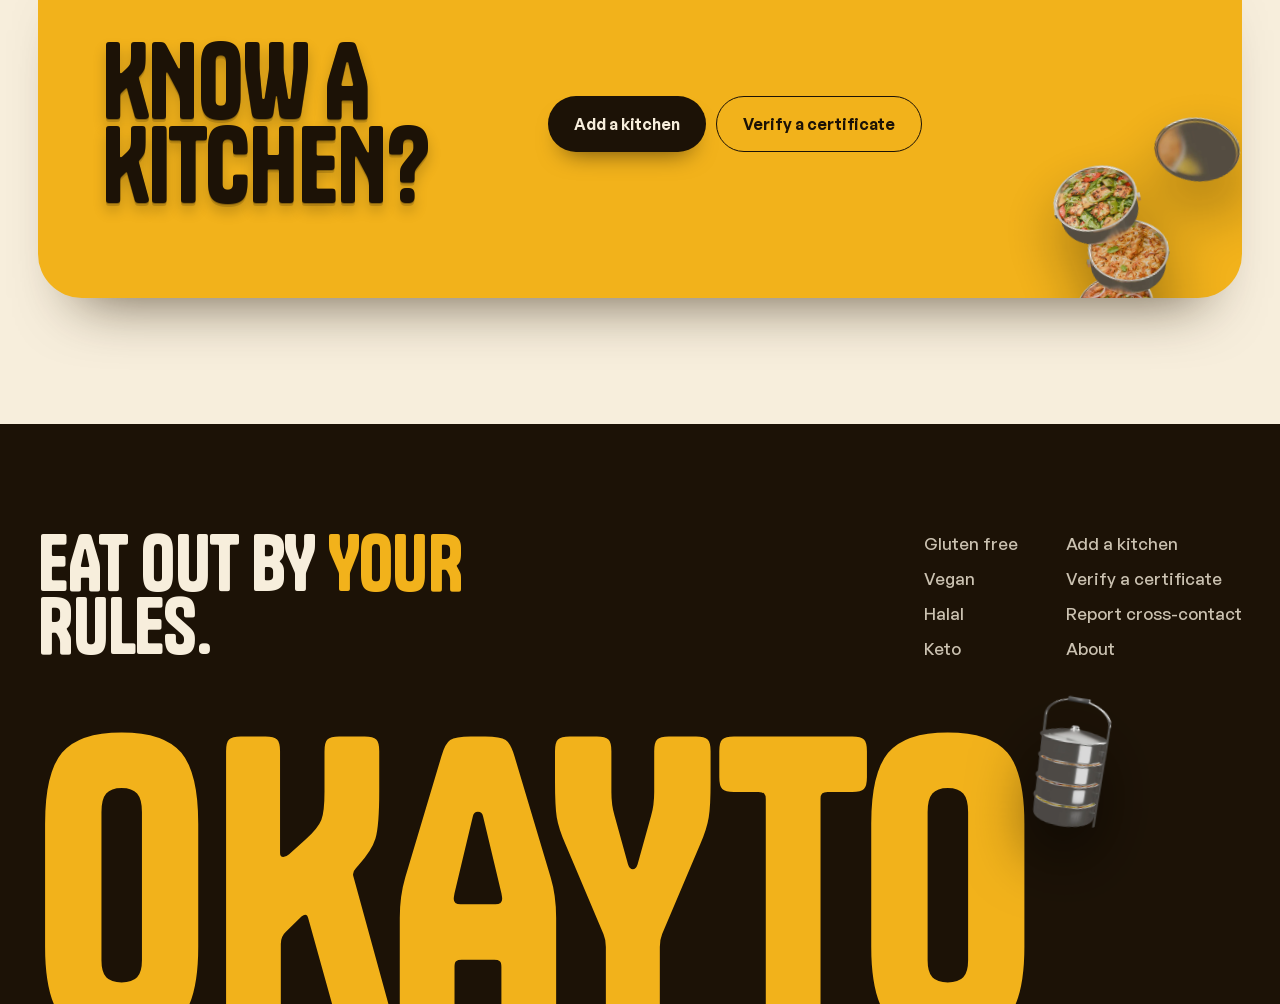
<file: about.html>
<!doctype html>
<html lang="en">
<head>
<meta charset="utf-8">
<meta name="viewport" content="width=device-width, initial-scale=1">
<title>About — Okayto</title>
<link rel="stylesheet" href="css/base.css">
<style>
body{background:var(--cream)}
.ahero{min-height:100vh;padding:130px var(--g) 8vh;display:flex;flex-direction:column;justify-content:flex-end;position:relative;overflow:hidden}
.ahero h1{font-size:clamp(64px,10vw,200px);position:relative;z-index:2}
.ahero h1 .hl{color:var(--chilli)}
.ahero p{max-width:520px;font-size:clamp(18px,1.5vw,22px);line-height:1.4;margin-top:4vh;position:relative;z-index:2}
.ahero .pl{position:absolute;width:min(22vw,38vh);right:var(--g);top:12vh;z-index:1}
.statement{padding:16vh var(--g);font-size:clamp(46px,6.2vw,112px);line-height:.9}
.statement span{opacity:.18;transition:opacity .5s}
.statement span.lit{opacity:1}
.bands a{display:flex;align-items:center;justify-content:space-between;gap:20px;padding:5vh var(--g);text-decoration:none;background:var(--bg);color:var(--ink2);position:relative;overflow:hidden}
.bands a .w{font-size:clamp(70px,11vw,200px);transition:transform .7s var(--spring)}
.bands a:hover .w{transform:translateX(24px)}
.bands a .r{display:flex;align-items:center;gap:24px}
.bands a .r p{max-width:280px;font-size:16px;line-height:1.35}
.bands a .plate{width:clamp(90px,11vw,170px);transition:transform 1s var(--out)}
.bands a:hover .plate{transform:rotate(60deg) scale(1.1)}
.steps{padding:16vh var(--g);display:grid;grid-template-columns:repeat(4,1fr);gap:16px}
.steps h2{grid-column:1/-1;font-size:clamp(60px,8vw,140px);margin-bottom:5vh}
.st{background:var(--paper);border-radius:28px;padding:28px;min-height:300px;display:flex;flex-direction:column;justify-content:space-between;box-shadow:0 26px 40px -30px rgba(40,25,5,.55)}
.st .n{font-family:var(--display);font-size:110px;line-height:.8;color:var(--turmeric);text-shadow:0 .02em 0 rgba(0,0,0,.25),0 .06em .1em rgba(0,0,0,.15)}
.st .t{font-family:var(--display);font-size:36px;line-height:.9;text-transform:uppercase;margin-top:20px}
.st p{font-size:16px;line-height:1.4;margin-top:12px;opacity:.85}
.cta{margin:0 var(--g) 14vh;border-radius:44px;background:var(--turmeric);padding:10vh clamp(24px,5vw,80px);display:flex;justify-content:space-between;align-items:center;gap:30px;flex-wrap:wrap;position:relative;overflow:hidden;box-shadow:0 40px 60px -40px rgba(40,25,5,.7)}
.cta h2{font-size:clamp(60px,8vw,140px);position:relative;z-index:2}
.cta .btns{display:flex;gap:10px;flex-wrap:wrap;position:relative;z-index:2}
.cta .btns{margin-right:min(20vw,300px)}
.cta img{position:absolute;right:-3%;bottom:-36%;width:min(24vw,320px);opacity:.95;filter:drop-shadow(0 30px 30px rgba(0,0,0,.35));transform:rotate(-10deg)}
@media (max-width:900px){
  .ahero .pl{position:relative;right:auto;top:auto;width:70vw;margin:0 auto 4vh}
  .ahero{justify-content:flex-start;padding-top:110px}
  .steps{grid-template-columns:1fr}
  .st{min-height:0}
  .bands a{flex-direction:column;align-items:flex-start}
  .bands a .r{flex-direction:row-reverse;justify-content:flex-end}
  .cta img{width:44vw;bottom:-14%;opacity:.5}
  .cta .btns{margin-right:0}
}
</style>
</head>
<body>
<section class="ahero">
  <div class="pl" id="pl"></div>
  <span class="eyebrow" style="position:relative;z-index:2">About Okayto</span>
  <h1 class="display depth" style="margin-top:14px">Lunch<br>shouldn't need<br><span class="hl">twenty</span> questions.</h1>
  <p>Okayto started with a friend who couldn't eat wheat and a city full of kitchens that said “should be fine”. We decided to check, dish by dish, and write it down.</p>
</section>
<section class="statement display" id="stmt"></section>
<section class="bands" id="bands"></section>
<section class="steps">
  <h2 class="display depth reveal">How a kitchen<br>gets verified.</h2>
  <div class="st reveal"><div><div class="n">01</div><div class="t">A diner adds it</div><p>Someone who eats there sends the name, the dishes and a photo of the menu.</p></div></div>
  <div class="st reveal"><div><div class="n">02</div><div class="t">We visit</div><p>Within two weeks we eat there, ask about every component and look at the fryer.</p></div></div>
  <div class="st reveal"><div><div class="n">03</div><div class="t">Three diners confirm</div><p>Certificates only count when three diners photograph a current one.</p></div></div>
  <div class="st reveal"><div><div class="n">04</div><div class="t">It stays honest</div><p>Reports of cross-contact show on the kitchen's page until the kitchen fixes them.</p></div></div>
</section>
<section class="cta reveal">
  <h2 class="display depth">Know a<br>kitchen?</h2>
  <div class="btns"><a class="btn" href="add.html">Add a kitchen</a><a class="btn ghost" href="verify.html">Verify a certificate</a></div>
  <img src="frames/f_0180.webp" alt="">
</section>
<script src="js/data.js"></script>
<script src="js/chrome.js"></script>
<script src="js/page.js"></script>
<script>
document.getElementById('pl').innerHTML=plate('img/fill_gf.jpg');
const s='We check the fryer, not just the menu. We count net carbs, not good intentions. We photograph certificates, not promises.';
document.getElementById('stmt').innerHTML=s.split(' ').map(w=>`<span>${w}</span>`).join(' ');
const words=[...document.querySelectorAll('#stmt span')];
function lit(){const r=document.getElementById('stmt').getBoundingClientRect();const p=Math.min(1,Math.max(0,(innerHeight*.85-r.top)/(r.height+innerHeight*.3)));const n=Math.round(p*words.length);words.forEach((w,i)=>w.classList.toggle('lit',i<n))}
addEventListener('scroll',lit,{passive:true});lit();
document.getElementById('bands').innerHTML=OK.DIETS.map(d=>`<a href="diet.html?d=${d.k}" style="--bg:${d.bg};--ink2:${d.ink}"><span class="w display depth">${d.name}</span><span class="r"><p>${d.line}</p>${plate(d.fill)}</span></a>`).join('');
addEventListener('scroll',()=>{document.querySelectorAll('#bands .plate').forEach(p=>{const r=p.getBoundingClientRect();p.style.transform=`rotate(${(innerHeight-r.top)*.15}deg)`})},{passive:true});
revealCheck();
</script>
</body>
</html>
</file>
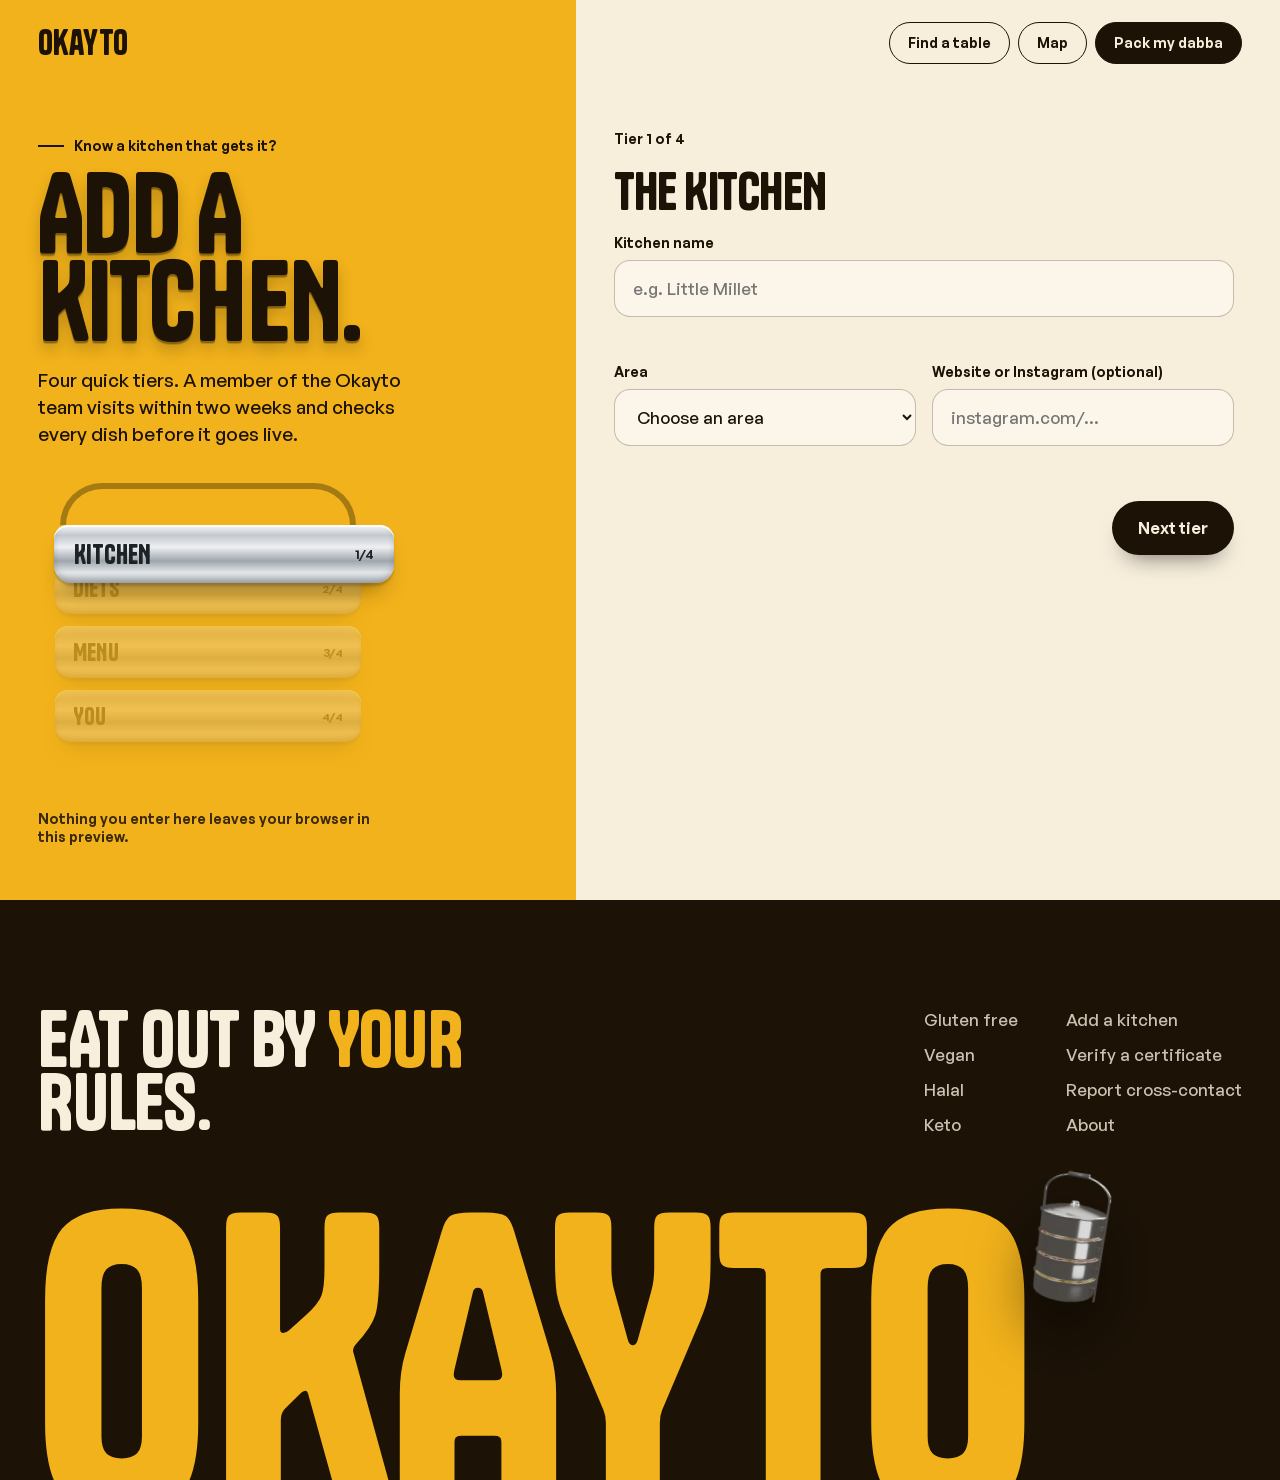
<file: add.html>
<!doctype html>
<html lang="en">
<head>
<meta charset="utf-8">
<meta name="viewport" content="width=device-width, initial-scale=1">
<title>Add a kitchen — Okayto</title>
<link rel="stylesheet" href="css/base.css">
<link rel="stylesheet" href="css/forms.css">
<style>
body{--fbg:var(--turmeric);--fink:var(--ink)}
.tiers{position:relative;z-index:2;display:flex;flex-direction:column-reverse;gap:6px;width:min(340px,80%);margin-top:4vh}
.tier{height:58px;border-radius:14px 14px 18px 18px;display:flex;align-items:center;justify-content:space-between;padding:0 20px;font-family:var(--display);font-size:26px;text-transform:uppercase;color:#1d2227;
  background:linear-gradient(180deg,#f7f8f9 0%,#c4c9ce 18%,#eef0f2 38%,#9fa6ad 62%,#e3e6e9 82%,#b3b9bf 100%);
  box-shadow:inset 0 2px 0 rgba(255,255,255,.9),inset 0 -3px 6px rgba(0,0,0,.18),0 3px 2px rgba(0,0,0,.16),0 16px 22px -12px rgba(40,25,5,.5);
  transform:translateY(-30px) scale(.9);opacity:.25;transition:transform .8s var(--spring),opacity .4s}
.tier small{font:600 13px var(--body)}
.tier.on{transform:none;opacity:1}
.tier.now{transform:translateX(16px);opacity:1}
.handle{height:42px;margin:0 22px -6px;border:6px solid rgba(28,18,6,.35);border-bottom:none;border-radius:50px 50px 0 0;order:99;transition:opacity .4s}
.step{display:none;flex-direction:column;gap:22px}
.step.show{display:flex;animation:in .7s var(--out)}
@keyframes in{from{opacity:0;transform:translateX(30px)}}
.stepno{font:600 14px var(--body)}
</style>
</head>
<body>
<main class="fpage">
  <section class="fleft">
    <div>
      <span class="eyebrow">Know a kitchen that gets it?</span>
      <h1 class="display depth" style="margin-top:14px">Add a<br>kitchen.</h1>
      <p>Four quick tiers. A member of the Okayto team visits within two weeks and checks every dish before it goes live.</p>
      <div class="tiers" id="tiers"><div class="handle"></div></div>
    </div>
    <div class="note">Nothing you enter here leaves your browser in this preview.</div>
  </section>
  <section class="fright">
    <form id="f" novalidate>
      <div class="step show" data-s="0">
        <span class="stepno">Tier 1 of 4</span><h2 class="display">The kitchen</h2>
        <div class="field"><label for="kn">Kitchen name</label><input id="kn" autocomplete="organization" placeholder="e.g. Little Millet"><span class="err"></span></div>
        <div class="row2">
          <div class="field"><label for="ka">Area</label><select id="ka"><option value="">Choose an area</option><option>Indiranagar</option><option>Koramangala</option><option>Frazer Town</option><option>HSR Layout</option><option>Jayanagar</option><option>Shivajinagar</option><option>Somewhere else</option></select><span class="err"></span></div>
          <div class="field"><label for="kw">Website or Instagram (optional)</label><input id="kw" placeholder="instagram.com/…"><span class="err"></span></div>
        </div>
      </div>
      <div class="step" data-s="1">
        <span class="stepno">Tier 2 of 4</span><h2 class="display">Which rules does it serve?</h2>
        <div class="field"><label>Diets they cook for (pick at least one)</label><div class="chips" id="dchips"></div><span class="err"></span></div>
        <div class="field"><label for="kd">A dish that proves it</label><input id="kd" placeholder="e.g. Ragi dosa with coconut chutney"><span class="err"></span></div>
      </div>
      <div class="step" data-s="2">
        <span class="stepno">Tier 3 of 4</span><h2 class="display">Allergens and the menu</h2>
        <div class="field"><label>Allergens that show up a lot</label><div class="chips" id="achips"></div><span class="err"></span></div>
        <div class="field"><label>Photo of the menu</label><label class="drop" id="drop"><input type="file" accept="image/*" id="kp"><span class="pv">+</span><span><b>Drop a photo or tap to choose</b><span>JPG or PNG, a clear shot of the full menu</span></span></label><span class="err"></span></div>
      </div>
      <div class="step" data-s="3">
        <span class="stepno">Tier 4 of 4</span><h2 class="display">Who are you?</h2>
        <div class="row2">
          <div class="field"><label for="yn">Your name</label><input id="yn" autocomplete="name"><span class="err"></span></div>
          <div class="field"><label for="ye">Email</label><input id="ye" type="email" autocomplete="email" placeholder="you@example.com"><span class="err"></span></div>
        </div>
        <div class="field"><label for="yr">I'm the</label><select id="yr"><option>Diner who loves it</option><option>Owner or chef</option><option>Staff member</option></select><span class="err"></span></div>
      </div>
      <div class="fbar"><button class="btn ghost" type="button" id="back">Back</button><button class="btn" type="submit" id="next">Next tier</button></div>
    </form>
    <div class="done" id="done">
      <span class="eyebrow">Packed and sent</span>
      <h2 class="display depth" id="dname">Thank you.</h2>
      <p id="dmsg"></p>
      <div style="display:flex;gap:10px;flex-wrap:wrap"><button class="btn" type="button" id="again">Add another kitchen</button><a class="btn ghost" href="index.html#finder">Back to the guide</a></div>
    </div>
  </section>
</main>
<script src="js/data.js"></script>
<script src="js/chrome.js"></script>
<script src="js/page.js"></script>
<script src="js/forms.js"></script>
<script>
const names=['Kitchen','Diets','Menu','You'];
const tiers=document.getElementById('tiers');
names.forEach((n,i)=>{const t=document.createElement('div');t.className='tier';t.innerHTML=`${n}<small>${i+1}/4</small>`;tiers.prepend(t)});
const tierEls=[...tiers.querySelectorAll('.tier')].reverse();
const diets=F.chips(document.getElementById('dchips'),OK.DIETS.map(d=>({label:d.name,v:d.k,c:d.tag})));
const als=F.chips(document.getElementById('achips'),OK.ALLERGENS.map(a=>({label:a,v:a,x:1})));
F.file(document.getElementById('drop'));
let s=0;const steps=[...document.querySelectorAll('.step')];
const $=id=>document.getElementById(id),fld=id=>$(id).closest('.field');
function show(n){s=n;steps.forEach((st,i)=>st.classList.toggle('show',i===n));tierEls.forEach((t,i)=>{t.classList.toggle('on',i<n);t.classList.toggle('now',i===n)});
  $('back').style.visibility=n?'visible':'hidden';$('next').textContent=n===3?'Pack it and send':'Next tier';}
function valid(n){let ok=true;
  if(n===0){ok&=F.check(fld('kn'),$('kn').value.trim().length>1,'Tell us the kitchen\'s name.');ok&=F.check(fld('ka'),$('ka').value,'Pick the area it\'s in.');
    ok&=F.check(fld('kw'),!$('kw').value||/\./.test($('kw').value),'That doesn\'t look like a link.')}
  if(n===1){ok&=F.check(document.getElementById('dchips').closest('.field'),diets.size>0,'Pick at least one diet.');ok&=F.check(fld('kd'),$('kd').value.trim().length>2,'Name one dish so we know where to start.')}
  if(n===2){ok&=F.check(document.getElementById('drop').closest('.field'),$('kp').files.length>0,'Add a photo of the menu.')}
  if(n===3){ok&=F.check(fld('yn'),$('yn').value.trim().length>1,'Your name, please.');ok&=F.check(fld('ye'),/^[^@\s]+@[^@\s]+\.[^@\s]+$/.test($('ye').value),'That email doesn\'t look right.')}
  if(!ok)F.firstBad(steps[n]);return !!ok}
$('f').addEventListener('submit',e=>{e.preventDefault();if(!valid(s))return;if(s<3){show(s+1);return}
  tierEls.forEach(t=>{t.classList.add('on');t.classList.remove('now')});
  $('f').style.display='none';$('done').classList.add('show');
  $('dname').innerHTML=`${$('kn').value.trim()}<br>is packed.`;
  $('dmsg').textContent=`We'll visit ${$('kn').value.trim()} in ${$('ka').value} within two weeks to check its ${[...diets].map(k=>OK.diet(k).name.toLowerCase()).join(', ')} dishes. We'll write to ${$('ye').value} when it's live.`;
  toast('Kitchen added. Thank you!');scrollTo({top:0,behavior:'smooth'})});
$('back').onclick=()=>show(Math.max(0,s-1));
$('again').onclick=()=>location.reload();
document.querySelectorAll('input,select').forEach(i=>i.addEventListener('input',()=>F.ok(i.closest('.field'))));
document.getElementById('dchips').addEventListener('change',e=>F.ok(e.currentTarget.closest('.field')));
show(0);
</script>
</body>
</html>
</file>
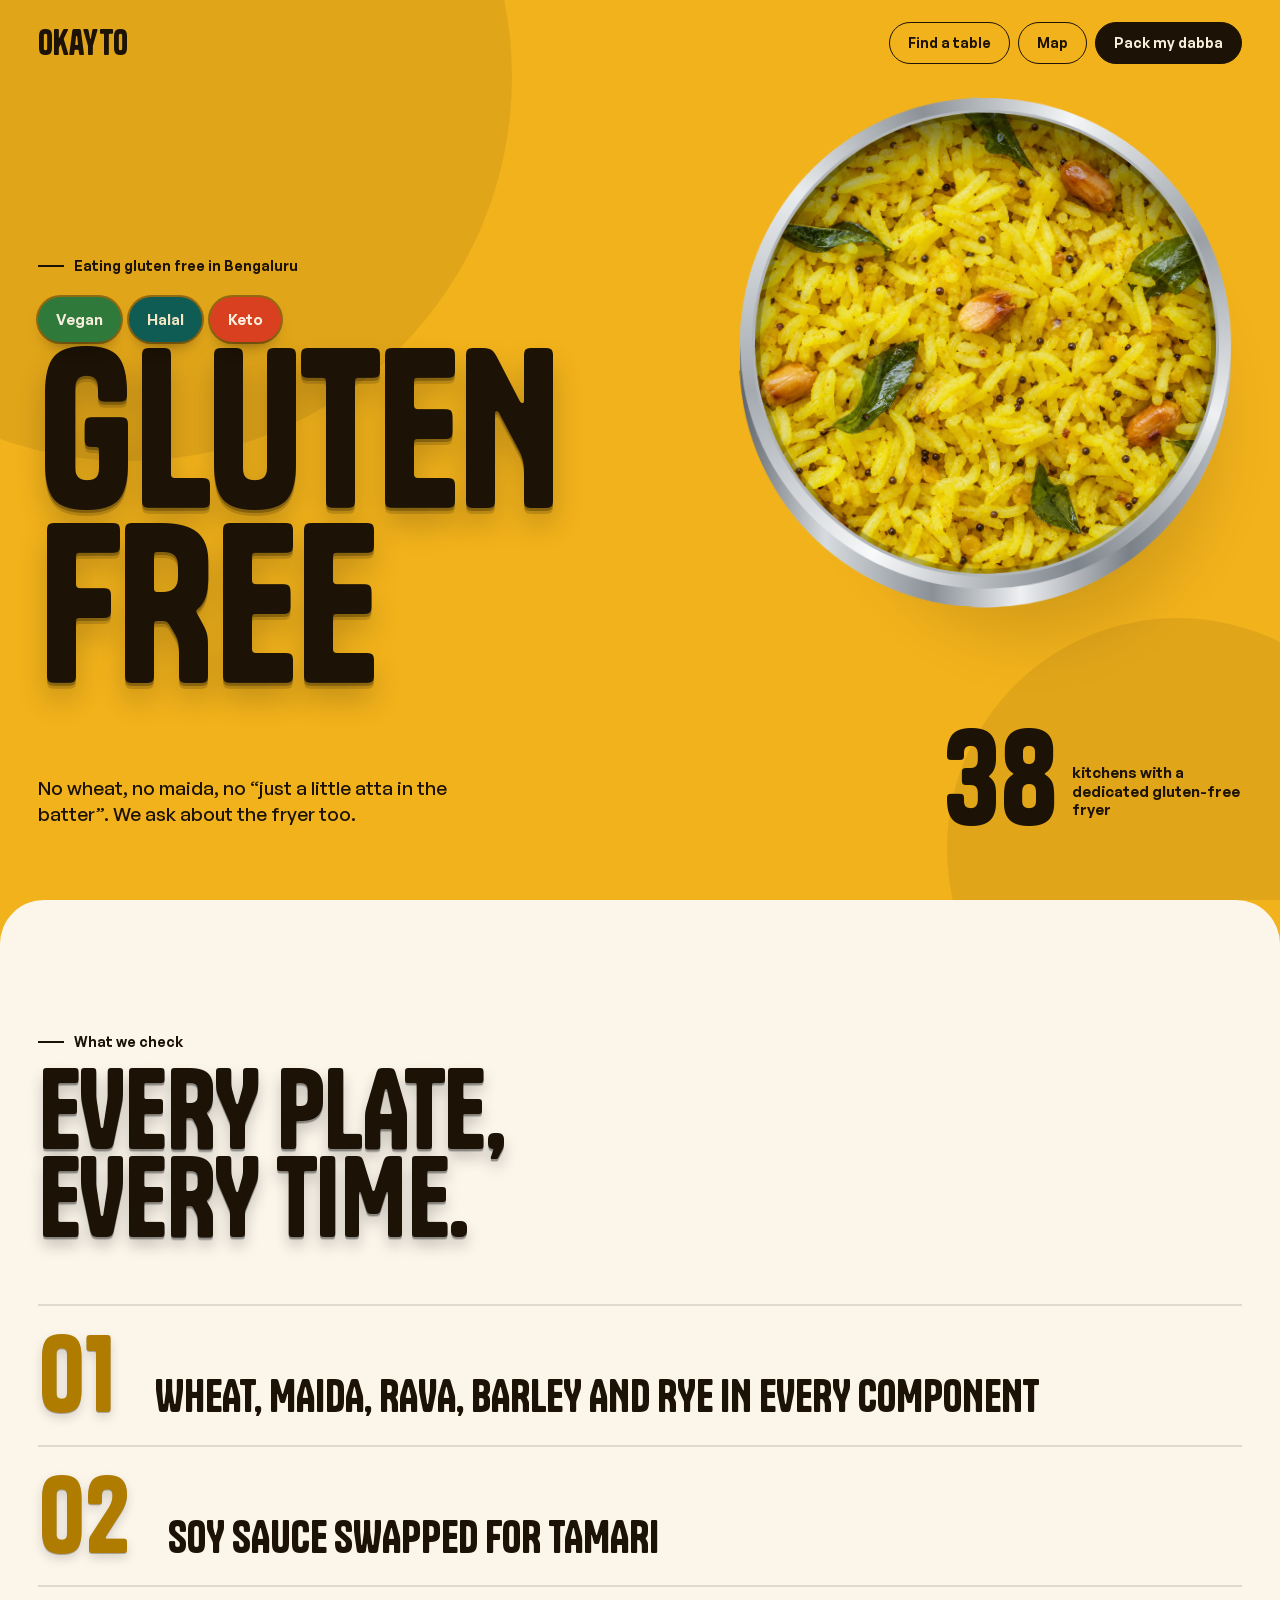
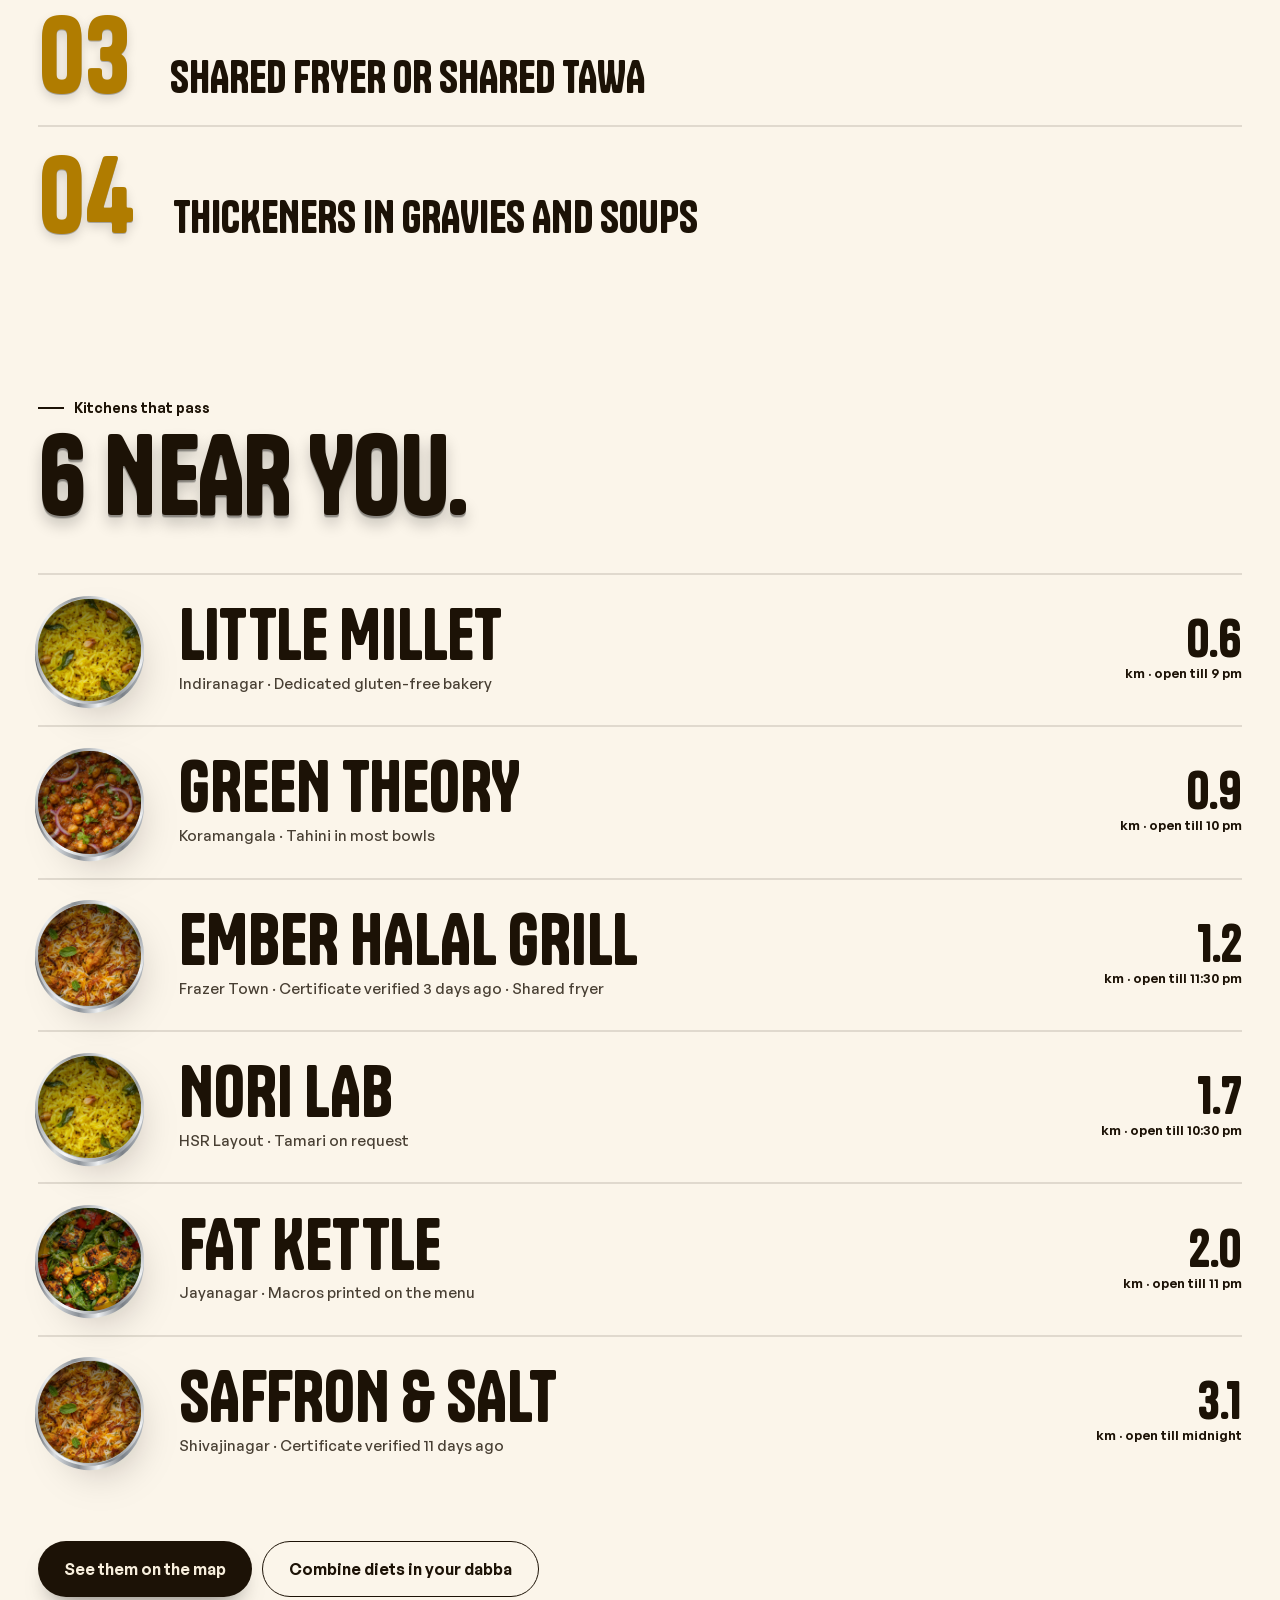
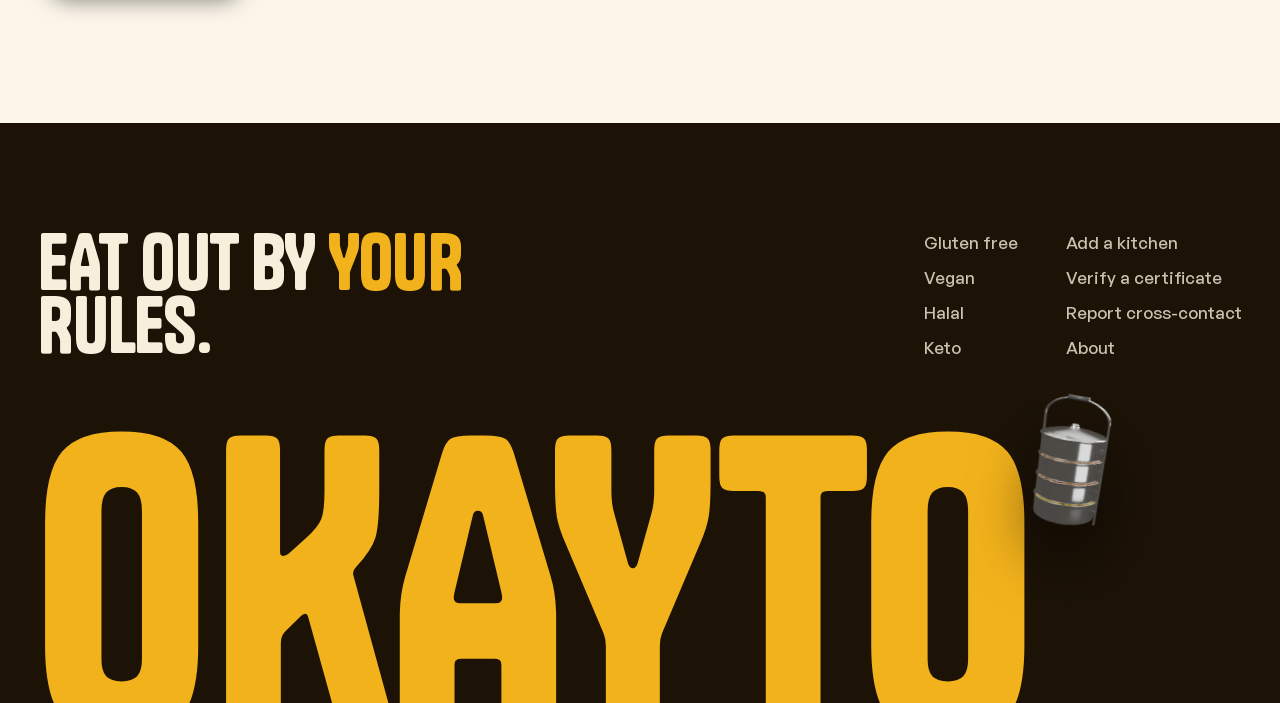
<file: diet.html>
<!doctype html>
<html lang="en">
<head>
<meta charset="utf-8">
<meta name="viewport" content="width=device-width, initial-scale=1">
<title>Diet — Okayto</title>
<link rel="stylesheet" href="css/base.css">
<style>
body{background:var(--bg);color:var(--ink2);--navbg:var(--bg)}
.dhero{position:relative;min-height:100vh;padding:120px var(--g) 8vh;overflow:hidden;display:grid;grid-template-columns:1fr;align-content:end}
.blob{position:absolute;border-radius:50%;background:rgba(0,0,0,.07);pointer-events:none}
.dhero .word{font-size:clamp(90px,var(--fit,21vw),400px);position:relative;z-index:1;margin-top:auto}
.dhero .word span{display:inline-block}
.dhero .pl{position:absolute;right:max(var(--g),5vw);top:12vh;width:min(36vw,54vh);z-index:2}
.dhero .pl .plate{animation:spin 60s linear infinite}
@keyframes spin{to{transform:rotate(360deg)}}
.dhero .low{position:relative;z-index:3;display:flex;justify-content:space-between;align-items:flex-end;gap:30px;flex-wrap:wrap;margin-top:4vh}
.dhero .line{max-width:460px;font-size:clamp(18px,1.5vw,22px);line-height:1.35}
.counter{display:flex;align-items:flex-end;gap:14px}
.counter .n{font-family:var(--display);font-size:clamp(90px,10vw,170px);line-height:.78}
.counter .l{font:600 15px var(--body);max-width:170px;line-height:1.25;padding-bottom:8px}
.sw{display:flex;gap:8px;flex-wrap:wrap;margin-top:22px}
.sw button{font:600 15px var(--body);padding:12px 18px;border-radius:40px;border:none;cursor:pointer;background:var(--c);color:var(--ci);box-shadow:0 0 0 2px color-mix(in srgb,var(--ink2) 40%,transparent),0 10px 18px -10px rgba(0,0,0,.6);transition:transform .45s var(--spring)}
.sw button:hover{transform:translateY(-3px) rotate(-2deg)}
.checks{background:var(--paper2);color:var(--ink);padding:14vh var(--g);border-radius:44px 44px 0 0;position:relative}
.checks h2,.pass h2{font-size:clamp(60px,8.4vw,150px)}
.crow{display:grid;grid-template-columns:auto 1fr;gap:clamp(18px,3vw,48px);align-items:baseline;padding:28px 0;border-top:2px solid rgba(28,18,6,.12)}
.crow .ix{font-family:var(--display);font-size:clamp(70px,8vw,140px);line-height:.8;color:var(--tag);text-shadow:0 .014em 0 rgba(0,0,0,.25),0 .05em .1em rgba(0,0,0,.15)}
.crow .tx{font-family:var(--display);font-size:clamp(30px,3.4vw,58px);line-height:.95;text-transform:uppercase}
.list{margin-top:7vh}
.pass{background:var(--paper2);color:var(--ink);padding:0 var(--g) 14vh}
.prow{display:grid;grid-template-columns:auto 1fr auto;gap:clamp(16px,3vw,40px);align-items:center;padding:24px 0;border-top:2px solid rgba(28,18,6,.12);text-decoration:none;color:var(--ink);position:relative}
.prow .plate{width:clamp(76px,8vw,120px);transition:transform .8s var(--out)}
.prow:hover .plate{transform:rotate(40deg) scale(1.08)}
.prow .nm{font-family:var(--display);font-size:clamp(40px,5.4vw,96px);line-height:.85;text-transform:uppercase;transition:transform .5s var(--spring)}
.prow:hover .nm{transform:translateX(14px)}
.prow .mt{font-size:15px;margin-top:8px;opacity:.8}
.prow .go{font-family:var(--display);font-size:clamp(40px,4vw,70px);line-height:.8;text-align:right}
.prow .go small{display:block;font:600 13px var(--body);margin-top:6px}
.wipe{position:fixed;inset:0;z-index:85;pointer-events:none;clip-path:circle(0% at 50% 50%)}
@media (max-width:820px){
  .dhero{align-content:start;padding-top:96px}
  .dhero .pl{position:relative;right:auto;top:auto;width:80vw;margin:2vh auto 5vh}
  .dhero .word{font-size:clamp(70px,calc(var(--fit) * 1.6),140px);margin-top:4vh}
  .prow{grid-template-columns:auto 1fr}.prow .go{grid-column:2;text-align:left}
}
</style>
</head>
<body>
<main id="app"></main>
<div class="wipe" id="wipe"></div>
<script src="js/data.js"></script>
<script src="js/chrome.js"></script>
<script src="js/page.js"></script>
<script src="lib/gsap.min.js"></script>
<script>
const d=OK.diet(OK.q('d'))||OK.DIETS[0];
document.title=d.name+' in Bengaluru — Okayto';
const dark=d.ink.toLowerCase()!=='#1c1206';
document.body.style.setProperty('--bg',d.bg);document.body.style.setProperty('--ink2',d.ink);document.body.style.setProperty('--tag',d.tag);
document.body.style.setProperty('--paper2',d.k==='gf'?'#FBF5EA':'#FBF5EA');
const pass=OK.R.filter(r=>OK.fitsDiet(r,d.k));
const app=document.getElementById('app');
app.innerHTML=`
<section class="dhero" ${dark?'data-dark':''}>
  <div class="blob" style="width:60vw;height:60vw;left:-20vw;top:-24vw"></div><div class="blob" style="width:36vw;height:36vw;right:-10vw;bottom:-14vw"></div>
  <div class="pl">${plate(d.fill)}</div>
  <div style="position:relative;z-index:3"><span class="eyebrow">Eating ${d.name.toLowerCase()} in Bengaluru</span>
    <div class="sw" id="sw"></div></div>
  <h1 class="word display depth" id="word" style="--fit:${Math.min(21,56/(Math.max(...d.name.split(' ').map(w=>w.length))*.56)).toFixed(2)}vw">${d.name.split(' ').map(w=>`<span>${w}</span>`).join('<br>')}</h1>
  <div class="low">
    <p class="line">${d.line}</p>
    <div class="counter"><span class="n" id="cn">${d.nfrom||0}</span><span class="l">${d.nl}</span></div>
  </div>
</section>
<section class="checks">
  <span class="eyebrow reveal">What we check</span>
  <h2 class="display depth reveal" style="margin-top:14px">Every plate,<br>every time.</h2>
  <div class="list">${d.checks.map((c,i)=>`<div class="crow reveal"><span class="ix">0${i+1}</span><span class="tx">${c}</span></div>`).join('')}</div>
</section>
<section class="pass">
  <span class="eyebrow reveal">Kitchens that pass</span>
  <h2 class="display depth reveal" style="margin:14px 0 6vh">${pass.length} near you.</h2>
  ${pass.map(r=>`<a class="prow reveal" href="restaurant.html?id=${r.id}&d=${d.k}">${plate(r.img)}<div><div class="nm">${r.n}</div><div class="mt">${r.area} · ${r.note}${r.warn?` · ${r.warn}`:''}</div></div><div class="go">${r.km.toFixed(1)}<small>km · ${r.open.toLowerCase()}</small></div></a>`).join('')}
  <div style="margin-top:6vh;display:flex;gap:10px;flex-wrap:wrap" class="reveal"><a class="btn" href="map.html?d=${d.k}">See them on the map</a><a class="btn ghost" href="index.html#finder">Combine diets in your dabba</a></div>
</section>`;
// switcher with circular wipe
const sw=document.getElementById('sw'),wipe=document.getElementById('wipe');
OK.DIETS.filter(o=>o.k!==d.k).forEach(o=>{const b=document.createElement('button');b.type='button';b.textContent=o.name;b.style.setProperty('--c',o.bg);b.style.setProperty('--ci',o.ink);
  b.onclick=e=>{const r=b.getBoundingClientRect(),x=r.left+r.width/2,y=r.top+r.height/2;wipe.style.background=o.bg;
    if(!window.gsap){location.href='diet.html?d='+o.k;return}
    gsap.fromTo(wipe,{clipPath:`circle(0% at ${x}px ${y}px)`},{clipPath:`circle(150% at ${x}px ${y}px)`,duration:.75,ease:'power3.inOut',onComplete:()=>location.href='diet.html?d='+o.k})};
  sw.append(b)});
// intro motion
if(window.gsap){
  gsap.from('#word span',{yPercent:110,duration:1.1,stagger:.08,ease:'power4.out'});
  gsap.from('.dhero .pl',{scale:.5,rotation:-90,opacity:0,duration:1.4,ease:'power3.out'});
  gsap.to('#cn',{innerText:d.n,duration:1.6,delay:.4,snap:{innerText:1},ease:'power2.out'});
  addEventListener('scroll',()=>{gsap.to('.dhero .pl',{y:scrollY*.25,rotation:scrollY*.05,duration:.6,overwrite:'auto'})},{passive:true});
}else document.getElementById('cn').textContent=d.n;
revealCheck();navTone();
// reset wipe when returning via back/forward cache
addEventListener('pageshow',()=>{wipe.style.clipPath='circle(0% at 50% 50%)'});
</script>
</body>
</html>
</file>
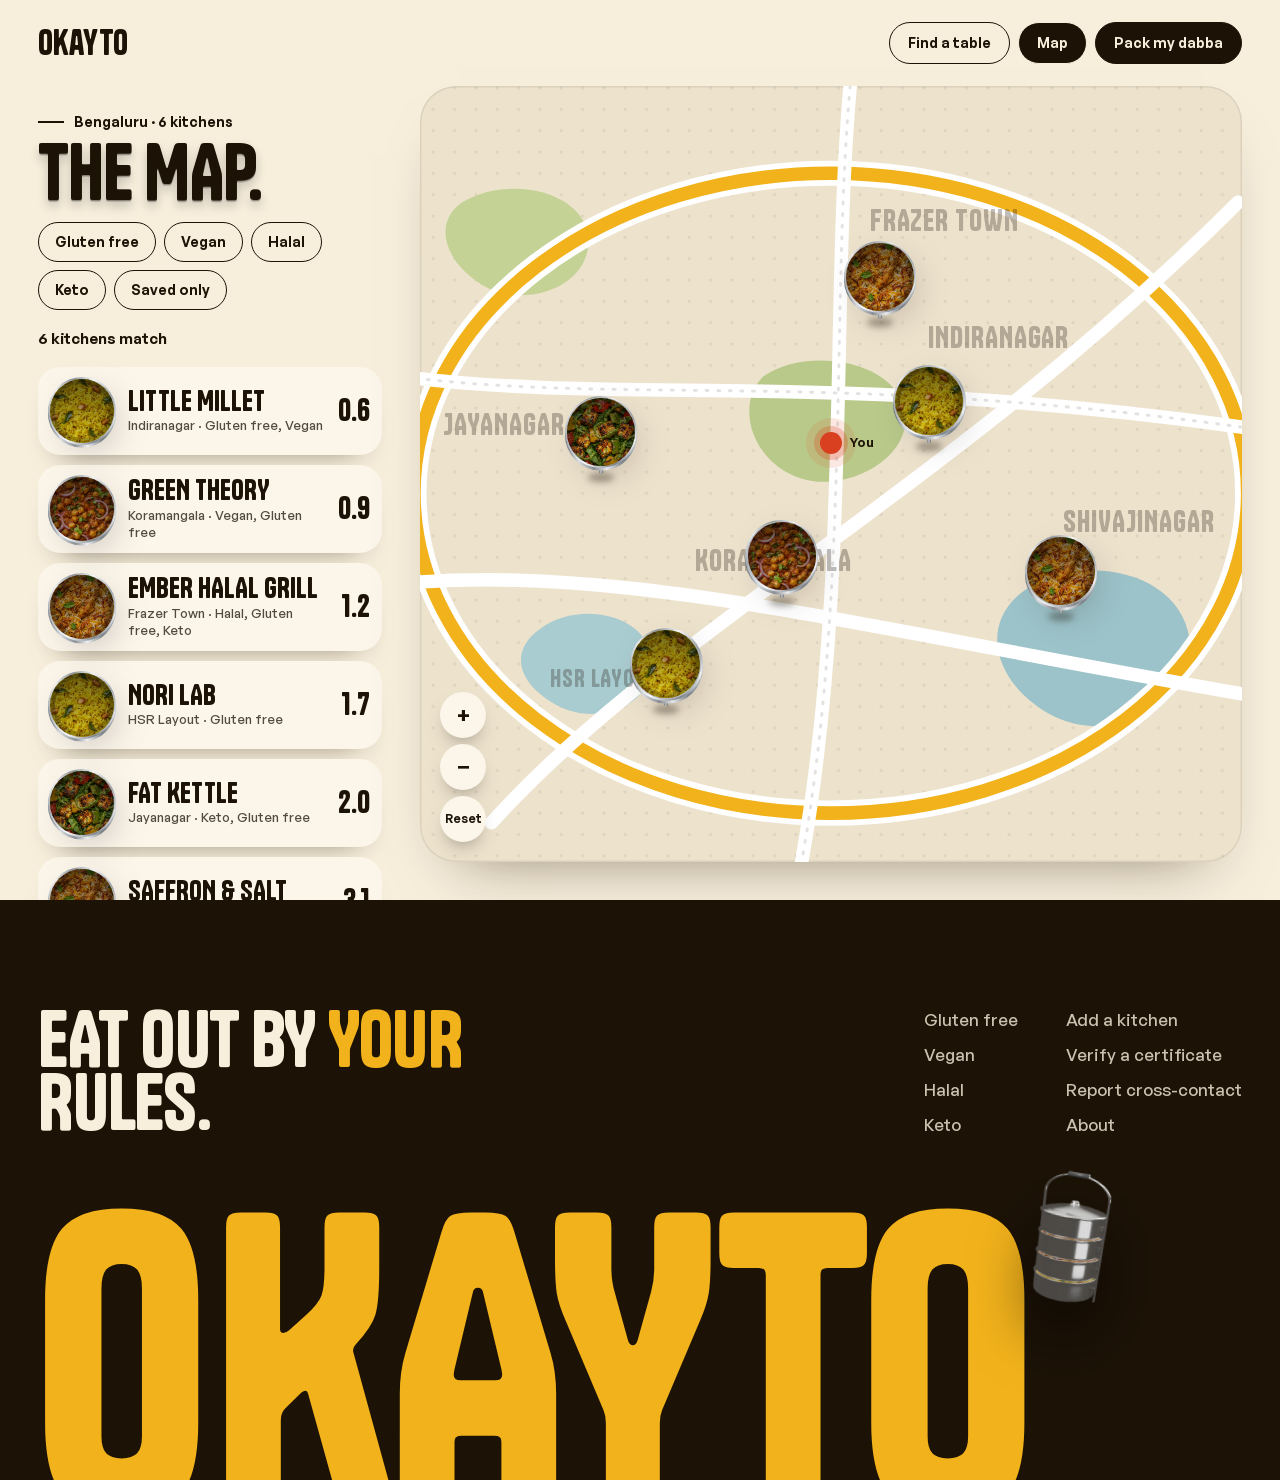
<file: map.html>
<!doctype html>
<html lang="en">
<head>
<meta charset="utf-8">
<meta name="viewport" content="width=device-width, initial-scale=1">
<title>Map — Okayto</title>
<link rel="stylesheet" href="css/base.css">
<style>
body{background:var(--cream)}
.wrap{display:grid;grid-template-columns:420px 1fr;height:100vh;padding-top:86px}
.side{padding:20px var(--g) 30px;overflow:auto;display:flex;flex-direction:column;gap:18px}
.side h1{font-size:clamp(64px,6vw,104px)}
.filters{display:flex;flex-wrap:wrap;gap:8px}
.filters .chip[aria-pressed=true]{background:var(--c,var(--ink));border-color:var(--c,var(--ink));color:#fff}
.count{font:600 15px var(--body)}
.items{display:flex;flex-direction:column;gap:10px}
.item{display:grid;grid-template-columns:64px 1fr auto;gap:14px;align-items:center;padding:12px;border-radius:22px;background:var(--paper);cursor:pointer;border:none;text-align:left;
  box-shadow:0 18px 30px -24px rgba(40,25,5,.6);transition:transform .5s var(--spring),box-shadow .3s}
.item:hover{transform:translateX(6px)}
.item.on{box-shadow:0 0 0 2.5px var(--ink),0 18px 30px -24px rgba(40,25,5,.6)}
.item .plate{width:64px}
.item .nm{font-family:var(--display);font-size:28px;line-height:.9;text-transform:uppercase}
.item .mt{font-size:13px;opacity:.75;margin-top:4px}
.item .km{font-family:var(--display);font-size:30px}
.empty{font-size:17px;padding:20px;border-radius:20px;background:var(--paper)}
.mapbox{position:relative;margin:0 var(--g) var(--g) 0;border-radius:36px;overflow:hidden;background:#EDE2CC;box-shadow:inset 0 0 0 1.5px rgba(28,18,6,.08),0 30px 60px -40px rgba(40,25,5,.6)}
.mapbox svg{position:absolute;inset:0;width:100%;height:100%}
.pin{position:absolute;width:76px;height:76px;transform:translate(-50%,-100%);cursor:pointer;border:none;background:none;padding:0;transition:transform .5s var(--spring),opacity .4s;z-index:2}
.pin .head{position:absolute;left:4px;top:0;width:68px;height:68px}
.pin .plate{width:100%}
.pin::after{content:"";position:absolute;left:50%;bottom:-8px;width:26px;height:9px;margin-left:-13px;border-radius:50%;background:rgba(28,18,6,.35);filter:blur(3px)}
.pin .stem{position:absolute;left:50%;top:60px;width:4px;height:16px;margin-left:-2px;background:linear-gradient(90deg,#8a9097,#eef0f2,#7a8087);border-radius:2px}
.pin:hover,.pin.on{transform:translate(-50%,-100%) scale(1.18);z-index:4}
.pin.off{opacity:.18;transform:translate(-50%,-100%) scale(.7);pointer-events:none}
.pin .lab{position:absolute;left:50%;top:-30px;transform:translateX(-50%);white-space:nowrap;font:600 13px var(--body);background:var(--ink);color:var(--cream);padding:5px 10px;border-radius:20px;opacity:0;transition:opacity .25s}
.pin:hover .lab,.pin.on .lab{opacity:1}
.you{position:absolute;width:22px;height:22px;border-radius:50%;background:var(--chilli);box-shadow:0 0 0 6px rgba(216,64,31,.25),0 0 0 14px rgba(216,64,31,.12);transform:translate(-50%,-50%);z-index:1}
.you::after{content:"You";position:absolute;left:30px;top:2px;font:600 13px var(--body)}
.card{position:absolute;right:20px;top:20px;width:min(380px,calc(100% - 40px));background:var(--paper);border-radius:28px;padding:22px;z-index:6;
  box-shadow:0 30px 60px -24px rgba(40,25,5,.6);transform:translateY(-16px) scale(.96);opacity:0;pointer-events:none;transition:transform .6s var(--spring),opacity .3s}
.card.open{transform:none;opacity:1;pointer-events:auto}
.card .top{display:flex;gap:16px;align-items:center}
.card .plate{width:96px;flex:none}
.card h2{font-size:42px}
.card .mt{font-size:15px;margin-top:6px;opacity:.8}
.card .tags{display:flex;gap:6px;flex-wrap:wrap;margin-top:14px}
.card .warn{margin-top:10px;font:600 14px var(--body);color:var(--chilli)}
.card .acts{display:flex;gap:8px;flex-wrap:wrap;margin-top:18px}
.card .x{position:absolute;right:14px;top:14px;width:38px;height:38px;border-radius:50%;border:1.5px solid var(--ink);background:transparent;cursor:pointer;font:600 18px var(--body)}
.zoom{position:absolute;left:20px;bottom:20px;display:flex;flex-direction:column;gap:6px;z-index:5}
.zoom button{width:46px;height:46px;border-radius:50%;border:none;background:var(--paper);font:600 22px var(--body);cursor:pointer;box-shadow:0 10px 20px -10px rgba(0,0,0,.5)}
.layer{position:absolute;inset:0;transform-origin:50% 50%;transition:transform .7s var(--out)}
@media (max-width:900px){
  .wrap{grid-template-columns:1fr;grid-template-rows:auto auto;height:auto}
  .side{overflow:visible}
  .side{order:2}
  .mapbox{order:1;margin:0 var(--g);height:62vh}
  .card{left:12px;right:12px;top:auto;bottom:12px;width:auto;transform:translateY(30px)}
  .side h1{font-size:64px}
}
</style>
</head>
<body>
<div class="wrap">
  <aside class="side">
    <div><span class="eyebrow">Bengaluru · 6 kitchens</span><h1 class="display depth" style="margin-top:10px">The map.</h1></div>
    <div class="filters" id="filters"></div>
    <div class="count" id="count"></div>
    <div class="items" id="items"></div>
  </aside>
  <div class="mapbox" id="mapbox">
    <div class="layer" id="layer">
      <svg viewBox="0 0 1000 800" preserveAspectRatio="xMidYMid slice" aria-hidden="true">
        <defs><pattern id="dots" width="22" height="22" patternUnits="userSpaceOnUse"><circle cx="2" cy="2" r="1.6" fill="rgba(28,18,6,.08)"/></pattern></defs>
        <rect width="1000" height="800" fill="url(#dots)"/>
        <!-- parks -->
        <path d="M430 300 C470 270 560 280 575 330 C590 380 520 420 470 405 C420 390 400 330 430 300Z" fill="#B9C98A"/>
        <path d="M120 120 C170 90 250 110 250 160 C250 210 180 230 140 205 C100 180 90 140 120 120Z" fill="#C4D296"/>
        <!-- lakes -->
        <path d="M700 520 C760 480 860 500 870 570 C880 640 790 680 730 650 C670 620 650 555 700 520Z" fill="#9CC3C9"/>
        <path d="M200 560 C240 530 310 545 315 590 C320 640 260 660 220 640 C180 620 165 585 200 560Z" fill="#A9CCD1"/>
        <!-- ring road -->
        <ellipse cx="500" cy="420" rx="430" ry="330" fill="none" stroke="#fff" stroke-width="26"/>
        <ellipse cx="500" cy="420" rx="430" ry="330" fill="none" stroke="#F2B21B" stroke-width="14"/>
        <!-- main roads -->
        <g fill="none" stroke="#fff" stroke-width="14" stroke-linecap="round">
          <path d="M60 300 C300 330 520 290 980 360"/><path d="M520 0 C500 220 520 520 470 800"/><path d="M150 760 C330 560 620 420 920 120"/><path d="M0 520 C260 480 520 560 1000 640"/>
        </g>
        <g fill="none" stroke="rgba(28,18,6,.12)" stroke-width="3" stroke-dasharray="2 10" stroke-linecap="round">
          <path d="M60 300 C300 330 520 290 980 360"/><path d="M520 0 C500 220 520 520 470 800"/>
        </g>
        <!-- area names -->
        <g font-family="Tanker, Impact" font-size="30" fill="rgba(28,18,6,.28)" letter-spacing="1">
          <text x="600" y="270">INDIRANAGAR</text><text x="360" y="500">KORAMANGALA</text><text x="540" y="150">FRAZER TOWN</text>
          <text x="210" y="620" font-size="24">HSR LAYOUT</text><text x="100" y="360">JAYANAGAR</text><text x="740" y="460">SHIVAJINAGAR</text>
        </g>
      </svg>
      <div class="you" style="left:50%;top:46%"></div>
      <div id="pins"></div>
    </div>
    <div class="zoom"><button type="button" id="zin" aria-label="Zoom in">+</button><button type="button" id="zout" aria-label="Zoom out">−</button><button type="button" id="zre" aria-label="Reset view" style="font-size:12px">Reset</button></div>
    <div class="card" id="card" role="dialog" aria-label="Kitchen"></div>
  </div>
</div>
<script src="js/data.js"></script>
<script src="js/chrome.js"></script>
<script src="js/page.js"></script>
<script>
const f=new Set();const qd=OK.q('d');if(qd&&OK.diet(qd))f.add(qd);let savedOnly=OK.q('saved')==='1';let open=null,zoom=1;
const fl=document.getElementById('filters');
OK.DIETS.forEach(d=>{const b=document.createElement('button');b.type='button';b.className='chip';b.style.setProperty('--c',d.tag);b.textContent=d.name;b.setAttribute('aria-pressed',f.has(d.k));
  b.onclick=()=>{f.has(d.k)?f.delete(d.k):f.add(d.k);b.setAttribute('aria-pressed',f.has(d.k));render()};fl.append(b)});
const sb=document.createElement('button');sb.type='button';sb.className='chip';sb.textContent='Saved only';sb.setAttribute('aria-pressed',savedOnly);
sb.onclick=()=>{savedOnly=!savedOnly;sb.setAttribute('aria-pressed',savedOnly);render();if(savedOnly&&!OK.saved.get().length)toast('Nothing saved yet. Tap Save on a kitchen.')};fl.append(sb);
const pins=document.getElementById('pins'),items=document.getElementById('items'),card=document.getElementById('card');
OK.R.forEach(r=>{const p=document.createElement('button');p.type='button';p.className='pin';p.dataset.id=r.id;p.style.left=(r.map[0]*100)+'%';p.style.top=(r.map[1]*100+8)+'%';p.setAttribute('aria-label',r.n);
  p.innerHTML=`<span class="stem"></span><span class="head">${plate(r.img)}</span><span class="lab">${r.n}</span>`;p.onclick=()=>openCard(r.id);pins.append(p)});
const ok=r=>[...f].every(k=>OK.fitsDiet(r,k))&&(!savedOnly||OK.saved.has(r.id));
function render(){const list=OK.R.filter(ok);
  pins.querySelectorAll('.pin').forEach(p=>{const r=OK.byId(p.dataset.id);p.classList.toggle('off',!ok(r));p.classList.toggle('on',open===r.id)});
  document.getElementById('count').textContent=`${list.length} kitchen${list.length===1?'':'s'} match`;
  items.innerHTML=list.length?'':`<div class="empty">No kitchen fits all of that yet. Try fewer diets${savedOnly?' or turn off Saved only':''}.</div>`;
  list.forEach(r=>{const b=document.createElement('button');b.type='button';b.className='item'+(open===r.id?' on':'');b.innerHTML=`${plate(r.img)}<div><div class="nm">${r.n}</div><div class="mt">${r.area} · ${r.d.map(k=>OK.diet(k).name).join(', ')}</div></div><div class="km">${r.km.toFixed(1)}</div>`;
    b.onclick=()=>openCard(r.id);items.append(b)});
  if(open&&!ok(OK.byId(open)))closeCard()}
function openCard(id){const r=OK.byId(id);open=id;
  card.innerHTML=`<button class="x" type="button" aria-label="Close">×</button><div class="top">${plate(r.img)}<div><h2 class="display">${r.n}</h2><div class="mt">${r.area} · ${r.km.toFixed(1)} km · ${r.open}</div></div></div>
    <div class="tags">${r.d.map(k=>`<span class="tag" style="--c:${OK.diet(k).tag}">${OK.diet(k).name}</span>`).join('')}</div>
    <div class="mt" style="margin-top:12px">${r.note}</div>${r.warn?`<div class="warn">Heads up: ${r.warn.toLowerCase()}</div>`:''}
    <div class="acts"><a class="btn" href="restaurant.html?id=${r.id}">Open kitchen</a><button class="btn ghost" type="button" id="cs">${OK.saved.has(r.id)?'Saved':'Save'}</button></div>`;
  card.classList.add('open');card.querySelector('.x').onclick=closeCard;
  card.querySelector('#cs').onclick=e=>{const now=OK.saved.toggle(r.id);e.target.textContent=now?'Saved':'Save';toast(now?`${r.n} saved.`:`Removed ${r.n}.`);render()};
  // pan the map so the pin is comfortably in view
  const L=document.getElementById('layer');zoom=Math.max(zoom,1.25);L.style.transform=`scale(${zoom}) translate(${(.5-r.map[0])*40}%,${(.45-r.map[1])*40}%)`;
  render()}
function closeCard(){open=null;card.classList.remove('open');render()}
const L=document.getElementById('layer');
document.getElementById('zin').onclick=()=>{zoom=Math.min(2.2,zoom+.25);L.style.transform=`scale(${zoom})`};
document.getElementById('zout').onclick=()=>{zoom=Math.max(1,zoom-.25);L.style.transform=`scale(${zoom})`};
document.getElementById('zre').onclick=()=>{zoom=1;L.style.transform='';closeCard()};
addEventListener('keydown',e=>{if(e.key==='Escape')closeCard()});
render();const fo=OK.q('focus');if(fo&&OK.byId(fo))openCard(fo);
</script>
</body>
</html>
</file>
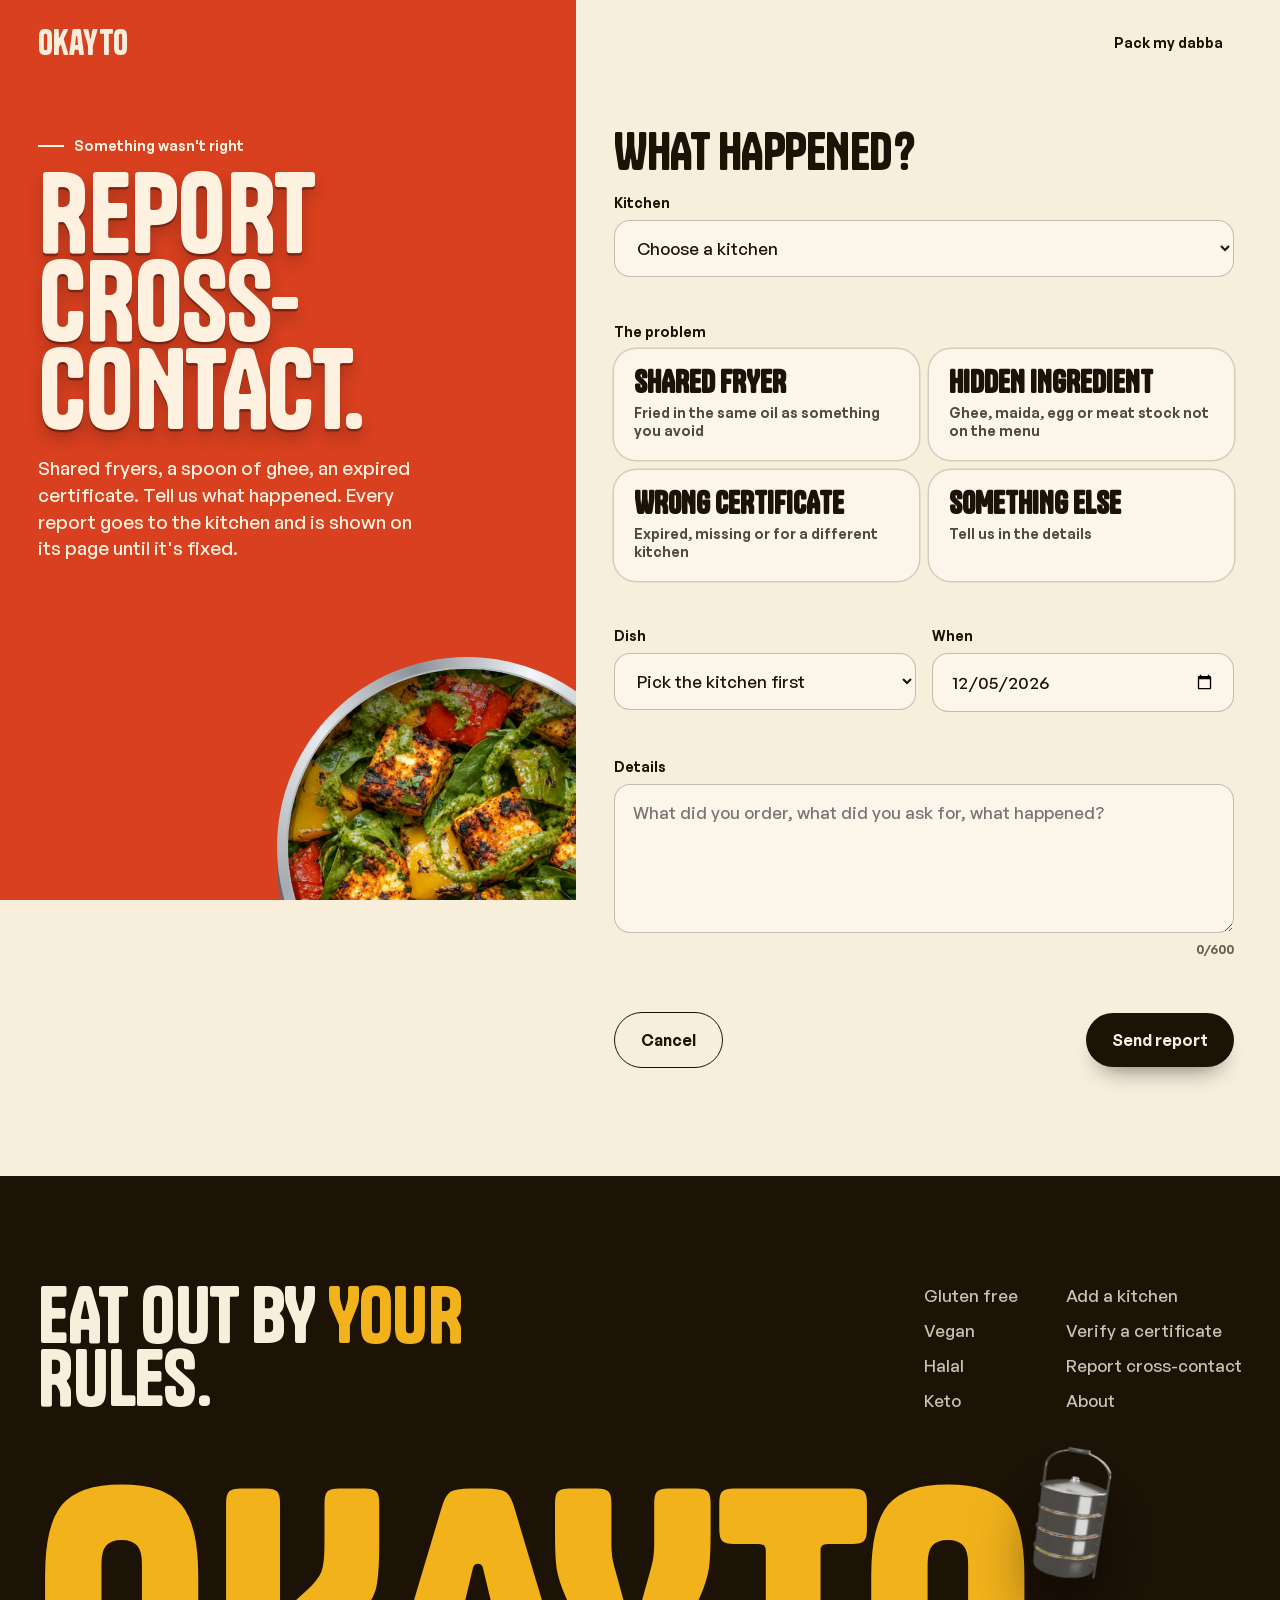
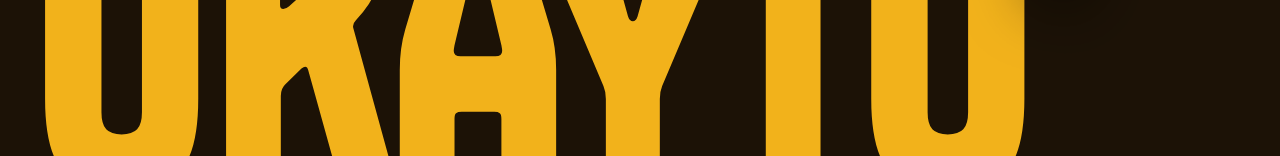
<file: report.html>
<!doctype html>
<html lang="en">
<head>
<meta charset="utf-8">
<meta name="viewport" content="width=device-width, initial-scale=1">
<title>Report cross-contact — Okayto</title>
<link rel="stylesheet" href="css/base.css">
<link rel="stylesheet" href="css/forms.css">
<style>
body{--fbg:var(--chilli);--fink:#FFF1E0}
.fleft .big{font-family:var(--display);font-size:clamp(120px,14vw,240px);line-height:.8;position:relative;z-index:2;opacity:.18;margin-top:3vh}
.counter{width:100%;display:flex;justify-content:flex-end;font:600 13px var(--body);opacity:.65}
</style>
</head>
<body>
<main class="fpage">
  <section class="fleft" data-dark>
    <div>
      <span class="eyebrow">Something wasn't right</span>
      <h1 class="display depth" style="margin-top:14px">Report<br>cross-<br>contact.</h1>
      <p>Shared fryers, a spoon of ghee, an expired certificate. Tell us what happened. Every report goes to the kitchen and is shown on its page until it's fixed.</p>
    </div>
    <div class="art">%PLATE%</div>
  </section>
  <section class="fright">
    <form id="f" novalidate>
      <h2 class="display">What happened?</h2>
      <div class="field"><label for="k">Kitchen</label><select id="k"><option value="">Choose a kitchen</option></select><span class="err"></span></div>
      <div class="field"><label>The problem</label>
        <div class="radios" id="kind">
          <label class="rcard"><input type="radio" name="kind" value="fryer"><div class="t">Shared fryer</div><div class="d">Fried in the same oil as something you avoid</div></label>
          <label class="rcard"><input type="radio" name="kind" value="hidden"><div class="t">Hidden ingredient</div><div class="d">Ghee, maida, egg or meat stock not on the menu</div></label>
          <label class="rcard"><input type="radio" name="kind" value="cert"><div class="t">Wrong certificate</div><div class="d">Expired, missing or for a different kitchen</div></label>
          <label class="rcard"><input type="radio" name="kind" value="other"><div class="t">Something else</div><div class="d">Tell us in the details</div></label>
        </div><span class="err"></span></div>
      <div class="row2">
        <div class="field"><label for="dish">Dish</label><select id="dish"><option value="">Pick the kitchen first</option></select><span class="err"></span></div>
        <div class="field"><label for="dt">When</label><input id="dt" type="date"><span class="err"></span></div>
      </div>
      <div class="field"><label for="det">Details</label><textarea id="det" rows="5" maxlength="600" placeholder="What did you order, what did you ask for, what happened?"></textarea><div class="counter"><span id="cc">0</span>/600</div><span class="err"></span></div>
      <div class="fbar"><a class="btn ghost" href="index.html#finder">Cancel</a><button class="btn" type="submit">Send report</button></div>
    </form>
    <div class="done" id="done">
      <span class="eyebrow">Report logged</span>
      <h2 class="display depth">Thanks for<br>telling us.</h2>
      <p id="dmsg"></p>
      <div style="display:flex;gap:10px;flex-wrap:wrap"><a class="btn" id="toK" href="index.html">See the kitchen</a><button class="btn ghost" type="button" id="again">Report something else</button></div>
    </div>
  </section>
</main>
<script src="js/data.js"></script>
<script src="js/chrome.js"></script>
<script src="js/page.js"></script>
<script src="js/forms.js"></script>
<script>
document.querySelector('.art').innerHTML=plate('img/fill_keto.jpg');
const $=id=>document.getElementById(id),fld=id=>$(id).closest('.field');
const sel=$('k');OK.R.forEach(r=>{const o=document.createElement('option');o.value=r.id;o.textContent=`${r.n} · ${r.area}`;sel.append(o)});
function dishes(){const r=OK.byId(sel.value);$('dish').innerHTML=r?`<option value="">Choose a dish</option>${r.dishes.map(d=>`<option>${d.n}</option>`).join('')}<option>Something not listed</option>`:'<option value="">Pick the kitchen first</option>';F.ok(fld('k'))}
sel.onchange=dishes;const pre=OK.q('id');if(pre&&OK.byId(pre))sel.value=pre;dishes();
const t=new Date().toISOString().slice(0,10);$('dt').max=t;$('dt').value=t;
$('det').addEventListener('input',()=>$('cc').textContent=$('det').value.length);
$('kind').addEventListener('change',()=>F.ok($('kind').closest('.field')));
$('f').addEventListener('submit',e=>{e.preventDefault();let ok=true;
  const kind=document.querySelector('input[name=kind]:checked');
  ok&=F.check(fld('k'),sel.value,'Which kitchen was it?');
  ok&=F.check($('kind').closest('.field'),kind,'Pick what happened.');
  ok&=F.check(fld('dish'),$('dish').value,'Which dish?');
  ok&=F.check(fld('dt'),$('dt').value&&$('dt').value<=t,'Pick the day it happened.');
  ok&=F.check(fld('det'),$('det').value.trim().length>=20,'A little more detail helps the kitchen fix it (20 characters or more).');
  if(!ok){F.firstBad($('f'));return}
  const r=OK.byId(sel.value);
  $('dmsg').textContent=`Report #${Math.floor(1000+Math.random()*9000)} for ${r.n}: “${kind.closest('.rcard').querySelector('.t').textContent}” on ${$('dish').value}. We've flagged it on their page and asked the kitchen to respond within 7 days.`;
  $('toK').href=`restaurant.html?id=${r.id}`;
  $('f').style.display='none';$('done').classList.add('show');toast('Report sent. Thank you.');scrollTo({top:0,behavior:'smooth'})});
$('again').onclick=()=>location.href='report.html'+(sel.value?`?id=${sel.value}`:'');
document.querySelectorAll('input,select,textarea').forEach(i=>i.addEventListener('input',()=>F.ok(i.closest('.field'))));
</script>
</body>
</html>
</file>
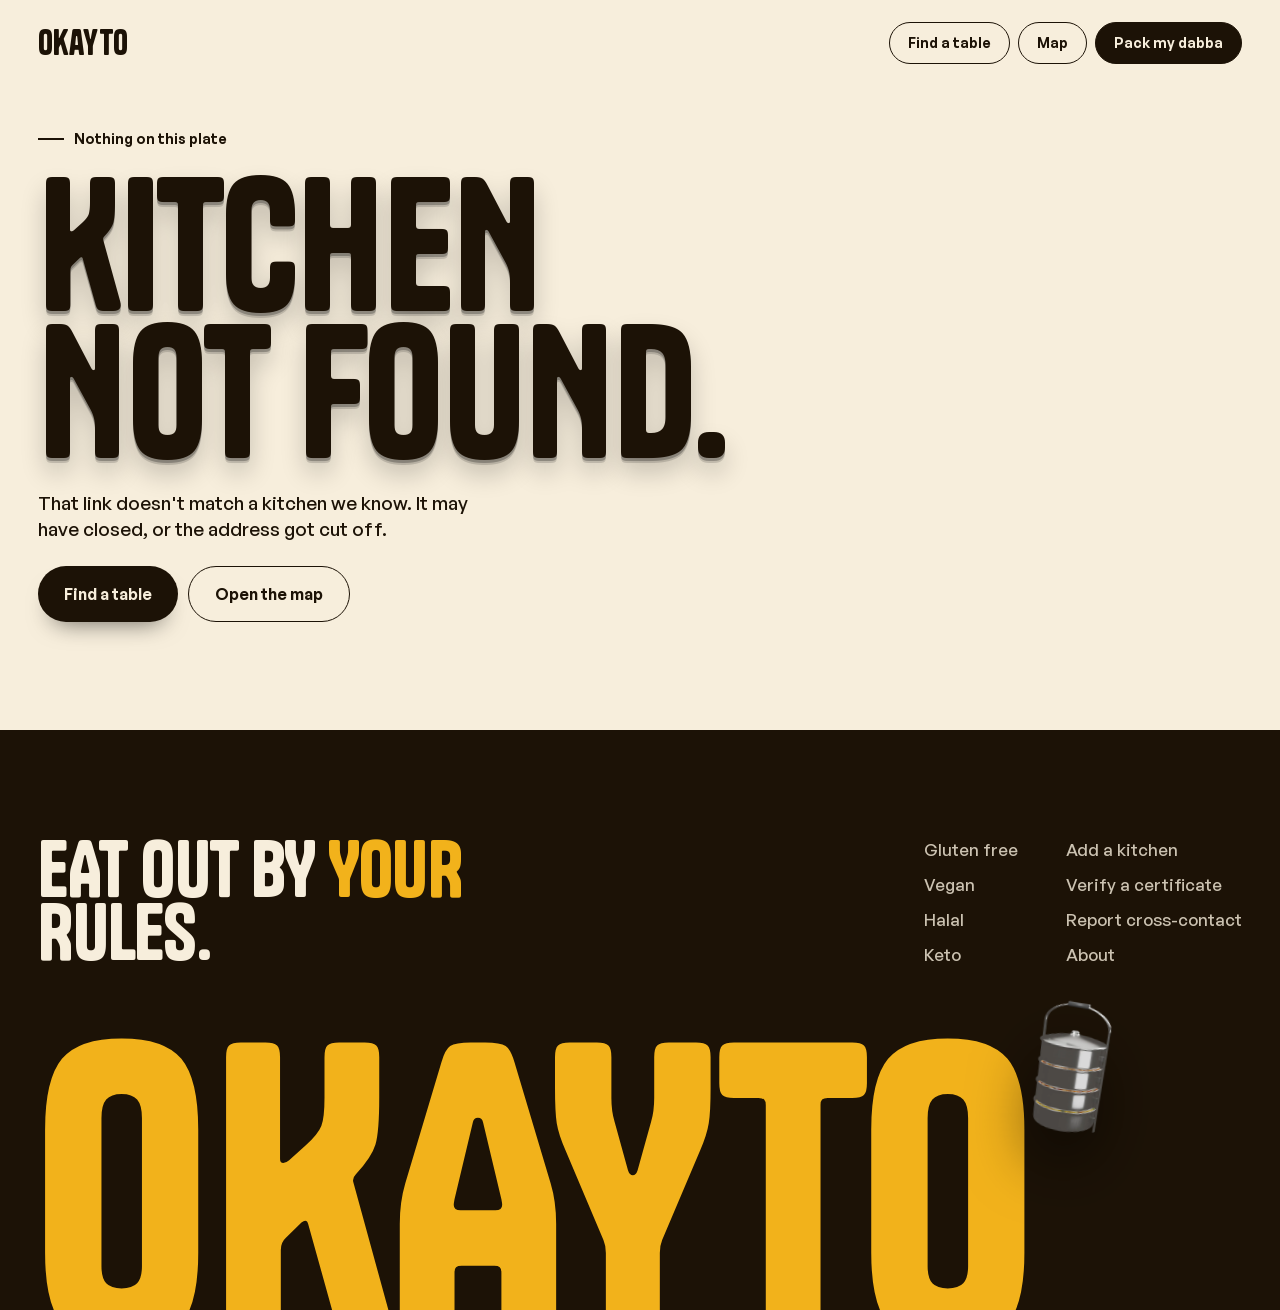
<file: restaurant.html>
<!doctype html>
<html lang="en">
<head>
<meta charset="utf-8">
<meta name="viewport" content="width=device-width, initial-scale=1">
<title>Kitchen — Okayto</title>
<link rel="stylesheet" href="css/base.css">
<style>
body{--navbg:var(--cream)}
.hero{position:relative;padding:130px var(--g) 8vh;display:grid;grid-template-columns:1.15fr .85fr;gap:clamp(24px,4vw,64px);align-items:center;min-height:92vh;background:var(--hbg,var(--turmeric));color:var(--hink,var(--ink));overflow:hidden}
.hero::before{content:"";position:absolute;width:70vw;height:70vw;right:-22vw;top:-18vw;border-radius:50%;background:rgba(0,0,0,.06)}
.hero .crumb{font:600 14px var(--body);display:flex;gap:10px;align-items:center;margin-bottom:22px}
.hero .crumb a{text-decoration:none;opacity:.75}.hero .crumb a:hover{opacity:1}
.hero h1{font-size:clamp(70px,10.5vw,190px);position:relative}
.hero .meta{display:flex;flex-wrap:wrap;gap:10px 22px;margin-top:26px;font-size:18px}
.hero .meta b{font-weight:600}
.hero .tags{display:flex;gap:8px;flex-wrap:wrap;margin-top:22px}
.hero .tags .tag{font-size:15px;padding:7px 14px;box-shadow:0 0 0 2px color-mix(in srgb,var(--hink) 55%,transparent),0 8px 16px -10px rgba(0,0,0,.5)}
.hero .warn{display:inline-flex;margin-top:18px;font:600 15px var(--body);background:rgba(0,0,0,.14);padding:8px 14px;border-radius:30px}
.actions{display:flex;flex-wrap:wrap;gap:10px;margin-top:34px}
.actions .pill{font-size:15px;padding:13px 20px;color:var(--hink)}
.actions .pill.solid{color:var(--hbg,var(--cream));background:var(--hink,var(--ink));border-color:var(--hink,var(--ink))}
.actions .pill.saved{background:var(--hink);color:var(--hbg)}
.platebox{position:relative;justify-self:center;width:min(40vw,560px);perspective:1200px}
.platebox .plate{transform-style:preserve-3d;transition:transform .9s var(--out)}
.heroside{position:absolute;right:var(--g);bottom:5vh;font:600 14px var(--body);opacity:.8}

section.blk{padding:13vh var(--g)}
.blk h2{font-size:clamp(58px,8vw,140px)}
.blk .sub{max-width:520px;font-size:19px;line-height:1.4;margin-top:20px}
.vhead{display:flex;justify-content:space-between;align-items:flex-end;gap:30px;flex-wrap:wrap}
.vchips{display:flex;gap:8px;flex-wrap:wrap}
.vchips .chip[aria-pressed=true]{background:var(--c);border-color:var(--c);color:#fff}
.dishes{margin-top:7vh;display:flex;flex-direction:column;gap:14px}
.dish{background:var(--paper);border-radius:28px;padding:30px clamp(20px,3vw,40px);display:grid;grid-template-columns:1fr auto;gap:24px;align-items:center;
  box-shadow:0 2px 0 rgba(0,0,0,.05),0 26px 40px -30px rgba(40,25,5,.55);transition:transform .6s var(--spring)}
.dish:hover{transform:translateY(-4px)}
.dish .dn{font-family:var(--display);font-size:clamp(34px,3.8vw,62px);line-height:.88;text-transform:uppercase}
.dish .vs{display:flex;flex-direction:column;gap:8px;margin-top:16px}
.dish .vr{display:flex;align-items:center;gap:12px;font-size:16px}
.dish .vr .dl{font-weight:600;min-width:96px}
.dish .vr .nt{opacity:.75}
.dish .carb{text-align:right;font-family:var(--display);font-size:clamp(58px,6vw,96px);line-height:.8}
.dish .carb small{display:block;font:600 13px var(--body);margin-top:8px}
.dish.dim{opacity:.45}
.trust{background:var(--ink);color:var(--cream)}
.trust .rows{margin-top:7vh}
.trow{display:grid;grid-template-columns:1fr 1.4fr auto;gap:24px;align-items:baseline;padding:28px 0;border-top:1.5px solid rgba(247,238,220,.18)}
.trow .k{font-family:var(--display);font-size:clamp(40px,4.6vw,76px);line-height:.9;text-transform:uppercase;color:var(--turmeric)}
.trow .w{font-size:19px;line-height:1.35}
.trow .when{font:600 14px var(--body);opacity:.65;text-align:right}
.trust .cta{display:flex;gap:10px;flex-wrap:wrap;margin-top:6vh}
.trust .cta .btn{background:var(--turmeric);color:var(--ink)}
.trust .cta .btn.ghost{background:transparent;color:var(--cream);border-color:var(--cream)}
.others .strip{display:grid;grid-template-columns:repeat(5,1fr);gap:16px;margin-top:6vh}
@media (max-width:1100px){.others .strip{display:flex;overflow-x:auto;scroll-snap-type:x mandatory;padding-bottom:20px;margin-right:calc(-1*var(--g))}.others .okit{flex:0 0 72vw;max-width:300px;scroll-snap-align:start}}
.okit{position:relative;border-radius:28px;padding:24px;min-height:320px;color:var(--ink);text-decoration:none;background:var(--paper);overflow:hidden;display:flex;flex-direction:column;justify-content:flex-start;gap:10px;
  box-shadow:0 26px 40px -30px rgba(40,25,5,.55);transition:transform .6s var(--spring)}
.okit:hover{transform:translateY(-6px) rotate(-.6deg)}
.okit .plate{position:absolute;width:70%;right:-16%;bottom:-20%;transition:transform .9s var(--out)}
.okit:hover .plate{transform:rotate(30deg) scale(1.05)}
.okit .on{font-family:var(--display);font-size:clamp(30px,2.6vw,42px);line-height:.9;text-transform:uppercase;position:relative}
.okit .om{font:600 14px var(--body);position:relative}

/* staff card modal */
.modal{position:fixed;inset:0;z-index:80;background:var(--turmeric);color:var(--ink);display:flex;flex-direction:column;padding:22px var(--g) 30px;clip-path:circle(0% at var(--mx,50%) var(--my,50%));transition:clip-path .8s var(--out);overflow:auto}
.modal.open{clip-path:circle(150% at var(--mx,50%) var(--my,50%))}
.modal .mtop{display:flex;justify-content:space-between;align-items:center;gap:10px;flex-wrap:wrap}
.modal .pickers{display:flex;flex-direction:column;gap:14px;margin-top:22px}
.modal .pickers .row{display:flex;gap:8px;flex-wrap:wrap;align-items:center}
.modal .pickers .lab{font:600 14px var(--body);min-width:90px}
.card{margin:auto 0;padding-top:4vh}
.card .say{font:600 clamp(18px,2vw,24px) var(--body)}
.card .dishname{font-size:clamp(60px,9vw,160px);margin-top:12px}
.card .lines{margin-top:4vh;display:flex;flex-direction:column;gap:6px}
.card .lines div{font-family:var(--display);font-size:clamp(36px,4.6vw,82px);line-height:.95;text-transform:uppercase}
.card .lines div span{color:var(--chilli)}
.card .thanks{margin-top:3vh;font-size:19px}

.nf{min-height:80vh;display:flex;flex-direction:column;justify-content:center;gap:24px}
.nf h1{font-size:clamp(80px,14vw,240px)}
@media (max-width:820px){
  .hero{grid-template-columns:1fr;padding-top:110px}
  .platebox{width:76vw;order:-1}
  .hero h1{font-size:clamp(60px,17vw,110px)}
  .heroside{position:static;margin-top:20px}
  .dish{grid-template-columns:1fr;gap:12px}
  .dish .carb{text-align:left}
  .dish .vr{flex-wrap:wrap;gap:6px 10px}.dish .vr .nt{flex-basis:100%}
  .trow{grid-template-columns:1fr;gap:8px}.trow .when{text-align:left}
}
</style>
</head>
<body>
<main id="app"></main>
<div class="modal" id="modal" role="dialog" aria-modal="true" aria-label="Staff card" aria-hidden="true">
  <div class="mtop"><span class="logo">okayto</span><div class="pills"><button class="pill" id="copyCard" type="button">Copy text</button><button class="pill solid" id="closeModal" type="button">Close</button></div></div>
  <div class="pickers">
    <div class="row"><span class="lab">Dish</span><span id="pDish"></span></div>
    <div class="row"><span class="lab">I can't have</span><span id="pAll"></span></div>
  </div>
  <div class="card" id="card"></div>
</div>
<script src="js/data.js"></script>
<script src="js/chrome.js"></script>
<script src="js/page.js"></script>
<script src="lib/gsap.min.js"></script>
<script>
const id=OK.q('id'),r=OK.byId(id),app=document.getElementById('app');
if(!r){
  document.title='Kitchen not found — Okayto';
  app.innerHTML=`<section class="page nf"><span class="eyebrow">Nothing on this plate</span><h1 class="display depth">Kitchen<br>not found.</h1><p style="font-size:19px;max-width:460px">That link doesn't match a kitchen we know. It may have closed, or the address got cut off.</p><div style="display:flex;gap:10px;flex-wrap:wrap"><a class="btn" href="index.html#finder">Find a table</a><a class="btn ghost" href="map.html">Open the map</a></div></section>`;
}else{
  document.title=r.n+' — Okayto';
  const main=OK.diet(r.d[0]);
  const startD=OK.q('d');
  const active=new Set(startD&&OK.diet(startD)?[startD]:OK.DIETS.map(d=>d.k));
  app.innerHTML=`
  <section class="hero" id="hero" style="--hbg:${main.bg};--hink:${main.ink}" ${main.ink.toLowerCase()!=='#1c1206'?'data-dark':''}>
    <div style="position:relative">
      <div class="crumb"><a href="index.html#finder">Kitchens</a><span>/</span><span>${r.area}</span></div>
      <h1 class="display depth">${r.n}</h1>
      <div class="meta"><span><b>${r.area}</b></span><span>${r.km.toFixed(1)} km away</span><span>${r.open}</span><span>${r.price}</span></div>
      <div class="tags">${r.d.map(k=>`<a class="tag" style="--c:${OK.diet(k).tag};text-decoration:none" href="diet.html?d=${k}">${OK.diet(k).name}</a>`).join('')}</div>
      ${r.warn?`<div class="warn">Heads up: ${r.warn.toLowerCase()}</div>`:''}
      <div class="actions">
        <button class="pill" id="save" type="button"></button>
        <a class="pill" href="map.html?focus=${r.id}">Directions</a>
        <a class="pill" href="tel:${r.phone.replace(/\s/g,'')}">Call</a>
        <button class="pill solid" id="staff" type="button">Show staff card</button>
      </div>
    </div>
    <div class="platebox" id="pbox"><div class="plate" id="plate"><div class="cast"></div><div class="wall"></div><div class="rim"></div><div class="food" style="background-image:url(${r.img})"></div></div></div>
    <div class="heroside">${r.note}</div>
  </section>
  <section class="blk" id="verdict">
    <div class="vhead reveal"><div><span class="eyebrow">Your verdict</span><h2 class="display depth" style="margin-top:14px">What you<br>can eat here.</h2></div>
      <div><p style="font:600 14px var(--body);margin-bottom:10px">Show verdicts for</p><div class="vchips" id="vchips"></div></div></div>
    <div class="dishes" id="dishes"></div>
  </section>
  <section class="blk trust" id="trust">
    <span class="eyebrow reveal">Trust</span>
    <h2 class="display reveal" style="margin-top:14px">How we<br>know.</h2>
    <div class="rows">${r.trust.map(t=>`<div class="trow reveal"><div class="k">${t[0]}</div><div class="w">${t[1]}</div><div class="when">${t[2]}</div></div>`).join('')}</div>
    <div class="cta reveal"><a class="btn" href="report.html?id=${r.id}">Report a problem</a><a class="btn ghost" href="verify.html?id=${r.id}">Verify a certificate</a></div>
  </section>
  <section class="blk others">
    <span class="eyebrow reveal">Nearby</span>
    <h2 class="display depth reveal" style="margin-top:14px">Other kitchens.</h2>
    <div class="strip">${OK.R.filter(o=>o.id!==r.id).map(o=>`<a class="okit reveal" href="restaurant.html?id=${o.id}"><div class="on">${o.n}</div><div class="om">${o.km.toFixed(1)} km · ${o.d.map(k=>OK.diet(k).name).join(', ')}</div><div class="plate"><div class="cast"></div><div class="wall"></div><div class="rim"></div><div class="food" style="background-image:url(${o.img})"></div></div></a>`).join('')}</div>
  </section>`;

  // save
  const sv=document.getElementById('save');
  const paintSave=()=>{const s=OK.saved.has(r.id);sv.textContent=s?'Saved':'Save';sv.classList.toggle('saved',s);sv.setAttribute('aria-pressed',s)};
  paintSave();sv.onclick=()=>{const now=OK.saved.toggle(r.id);paintSave();toast(now?`${r.n} saved. Find it on the map.`:`Removed ${r.n} from saved.`)};
  // verdict chips
  const vc=document.getElementById('vchips');
  OK.DIETS.forEach(d=>{const b=document.createElement('button');b.type='button';b.className='chip';b.style.setProperty('--c',d.tag);b.textContent=d.name;b.setAttribute('aria-pressed',active.has(d.k));
    b.onclick=()=>{if(active.has(d.k)&&active.size===1){toast('Keep at least one diet on.');return}active.has(d.k)?active.delete(d.k):active.add(d.k);b.setAttribute('aria-pressed',active.has(d.k));renderDishes()};vc.append(b)});
  const label={full:'Full',partial:'Partial',no:'No'};
  function renderDishes(){
    const box=document.getElementById('dishes');
    box.innerHTML=r.dishes.map(ds=>{const rows=[...active].map(k=>{const v=ds.v[k]||['no'];return `<div class="vr"><span class="dl">${OK.diet(k).name}</span><span class="verdict ${v[0]}">${label[v[0]]}</span>${v[1]?`<span class="nt">${v[1]}</span>`:''}</div>`}).join('');
      const worst=active.size<4&&[...active].some(k=>(ds.v[k]||['no'])[0]==='no');
      return `<div class="dish${worst?' dim':''}"><div><div class="dn">${ds.n}</div><div class="vs">${rows}</div></div><div class="carb">${ds.carbs}g<small>net carbs</small></div></div>`}).join('');
    if(window.gsap)gsap.from('#dishes .dish',{y:24,opacity:0,duration:.6,stagger:.06,ease:'power3.out',clearProps:'all'});
  }
  renderDishes();
  // plate tilt
  const pb=document.getElementById('pbox'),pl=document.getElementById('plate');
  addEventListener('pointermove',e=>{const nx=e.clientX/innerWidth-.5,ny=e.clientY/innerHeight-.5;pl.style.transform=`rotateY(${nx*14}deg) rotateX(${-ny*12}deg) rotate(${nx*10}deg)`});
  if(window.gsap){gsap.from('#hero h1',{y:80,opacity:0,duration:1.1,ease:'power4.out'});gsap.from('#plate',{scale:.6,rotation:-60,opacity:0,duration:1.4,ease:'power3.out'});gsap.from('#hero .meta,#hero .tags,#hero .actions',{y:24,opacity:0,duration:.8,stagger:.08,delay:.2,ease:'power3.out'})}

  // staff card
  const modal=document.getElementById('modal');let pickDish=0;const no=new Set(r.al.slice(0,1));
  const pD=document.getElementById('pDish'),pA=document.getElementById('pAll');
  r.dishes.forEach((ds,i)=>{const b=document.createElement('button');b.type='button';b.className='chip';b.textContent=ds.n;b.setAttribute('aria-pressed',i===0);b.style.marginRight='6px';
    b.onclick=()=>{pickDish=i;[...pD.children].forEach((c,j)=>c.setAttribute('aria-pressed',j===i));paintCard()};pD.append(b)});
  OK.ALLERGENS.forEach(a=>{const b=document.createElement('button');b.type='button';b.className='chip x';b.textContent=a;b.setAttribute('aria-pressed',no.has(a));b.style.marginRight='6px';
    b.onclick=()=>{no.has(a)?no.delete(a):no.add(a);b.setAttribute('aria-pressed',no.has(a));paintCard()};pA.append(b)});
  function cardText(){const ds=r.dishes[pickDish];const swaps=Object.values(ds.v).filter(v=>v[0]==='partial'&&v[1]).map(v=>v[1]);
    return {ds,swaps:[...new Set(swaps)],al:[...no]}}
  function paintCard(){const {ds,swaps,al}=cardText();
    document.getElementById('card').innerHTML=`<div class="say">Hello! For my order, please:</div><div class="dishname display depth">${ds.n}</div>
      <div class="lines">${swaps.map(s=>`<div>${s}</div>`).join('')}${al.length?`<div>No <span>${al.join(', ').toLowerCase()}</span>, please. I'm allergic.</div>`:''}${!swaps.length&&!al.length?'<div>As it comes. Thank you.</div>':''}</div>
      <div class="thanks">Shown from Okayto at ${r.n}. Thank you for checking with the kitchen.</div>`}
  paintCard();
  const staff=document.getElementById('staff');
  staff.onclick=e=>{const b=staff.getBoundingClientRect();modal.style.setProperty('--mx',(b.left+b.width/2)+'px');modal.style.setProperty('--my',(b.top+b.height/2)+'px');modal.classList.add('open');modal.setAttribute('aria-hidden','false');document.body.style.overflow='hidden'};
  const close=()=>{modal.classList.remove('open');modal.setAttribute('aria-hidden','true');document.body.style.overflow=''};
  document.getElementById('closeModal').onclick=close;addEventListener('keydown',e=>{if(e.key==='Escape')close()});
  document.getElementById('copyCard').onclick=async()=>{const {ds,swaps,al}=cardText();const txt=`For my order (${ds.n}): ${swaps.join('; ')}${al.length?`. No ${al.join(', ').toLowerCase()} — I'm allergic.`:''}`;
    try{await navigator.clipboard.writeText(txt);toast('Copied. Paste it into your order notes.')}catch(e){toast('Copy blocked by the browser. Show the card instead.')}};
  if(OK.q('card')==='1')staff.click();
}
watchReveals&&watchReveals();revealCheck();navTone();
</script>
</body>
</html>
</file>
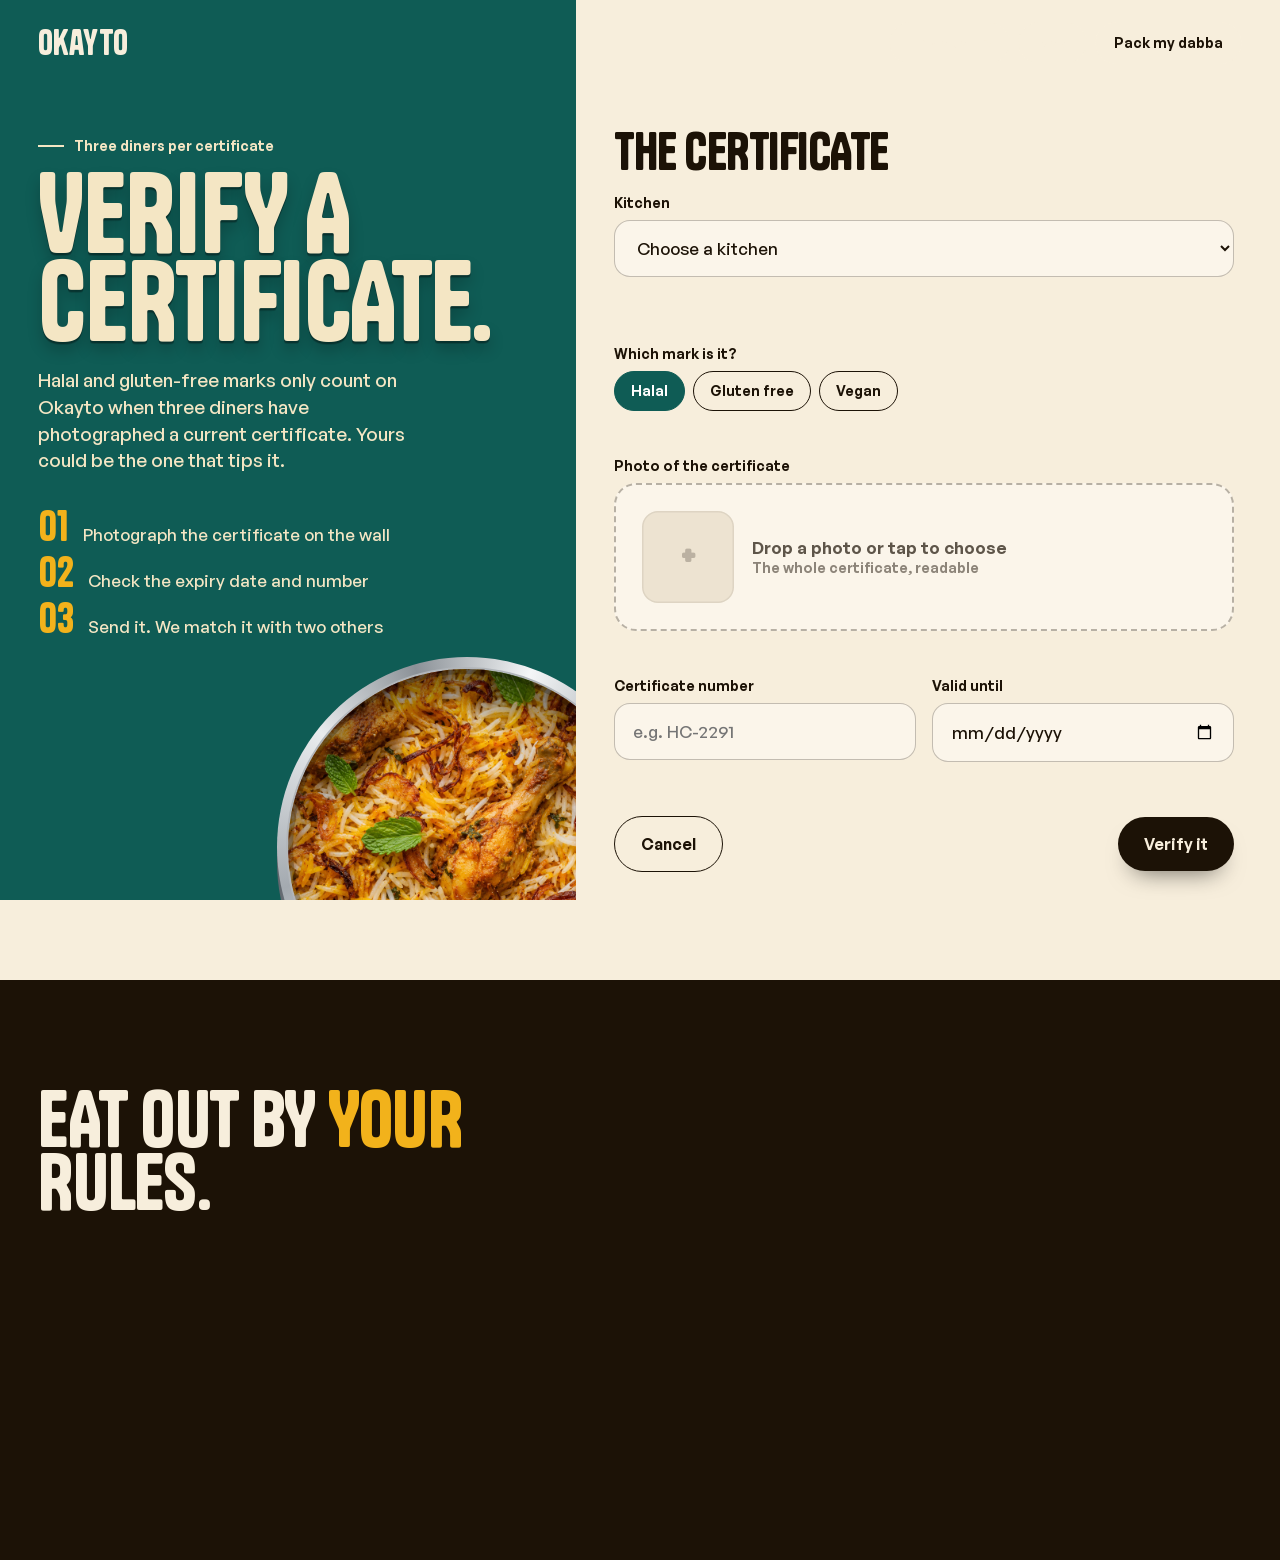
<file: verify.html>
<!doctype html>
<html lang="en">
<head>
<meta charset="utf-8">
<meta name="viewport" content="width=device-width, initial-scale=1">
<title>Verify a certificate — Okayto</title>
<link rel="stylesheet" href="css/base.css">
<link rel="stylesheet" href="css/forms.css">
<style>
body{--fbg:var(--teal);--fink:#F4E6C4}
.fleft .eyebrow{color:#F4E6C4}
.why{position:relative;z-index:2;display:flex;flex-direction:column;gap:10px;margin-top:4vh;max-width:380px}
.why div{display:flex;gap:14px;align-items:baseline;font-size:17px}
.why b{font-family:var(--display);font-weight:400;font-size:40px;line-height:.8;color:var(--turmeric)}
.kpick{display:flex;gap:14px;align-items:center;padding:14px;border-radius:22px;background:var(--paper);box-shadow:0 18px 30px -24px rgba(40,25,5,.6)}
.kpick .plate{width:72px;flex:none}
.kpick .nm{font-family:var(--display);font-size:32px;line-height:.9;text-transform:uppercase}
.kpick .mt{font-size:14px;opacity:.75;margin-top:4px}
</style>
</head>
<body>
<main class="fpage">
  <section class="fleft" data-dark>
    <div>
      <span class="eyebrow">Three diners per certificate</span>
      <h1 class="display depth" style="margin-top:14px">Verify a<br>certificate.</h1>
      <p>Halal and gluten-free marks only count on Okayto when three diners have photographed a current certificate. Yours could be the one that tips it.</p>
      <div class="why"><div><b>01</b>Photograph the certificate on the wall</div><div><b>02</b>Check the expiry date and number</div><div><b>03</b>Send it. We match it with two others</div></div>
    </div>
    <div class="art">%PLATE%</div>
  </section>
  <section class="fright">
    <form id="f" novalidate>
      <h2 class="display">The certificate</h2>
      <div class="field"><label for="k">Kitchen</label><select id="k"><option value="">Choose a kitchen</option></select><span class="err"></span></div>
      <div id="kprev"></div>
      <div class="field"><label>Which mark is it?</label><div class="chips" id="mark"></div><span class="err"></span></div>
      <div class="field"><label>Photo of the certificate</label><label class="drop" id="drop"><input type="file" accept="image/*" id="ph"><span class="pv">+</span><span><b>Drop a photo or tap to choose</b><span>The whole certificate, readable</span></span></label><span class="err"></span></div>
      <div class="row2">
        <div class="field"><label for="no">Certificate number</label><input id="no" placeholder="e.g. HC-2291"><span class="err"></span></div>
        <div class="field"><label for="ex">Valid until</label><input id="ex" type="date"><span class="err"></span></div>
      </div>
      <div class="fbar"><a class="btn ghost" href="index.html#finder">Cancel</a><button class="btn" type="submit">Verify it</button></div>
    </form>
    <div class="done" id="done">
      <span class="eyebrow">Received</span>
      <h2 class="display depth">You checked<br>the wall.</h2>
      <div class="stamp" id="stamp"></div>
      <p id="dmsg"></p>
      <div style="display:flex;gap:10px;flex-wrap:wrap"><button class="btn" type="button" id="again">Verify another</button><a class="btn ghost" id="toK" href="index.html">Back to the kitchen</a></div>
    </div>
  </section>
</main>
<script src="js/data.js"></script>
<script src="js/chrome.js"></script>
<script src="js/page.js"></script>
<script src="js/forms.js"></script>
<script>
document.querySelector('.art').innerHTML=plate('img/fill_halal.jpg');
const $=id=>document.getElementById(id),fld=id=>$(id).closest('.field');
const sel=$('k');OK.R.forEach(r=>{const o=document.createElement('option');o.value=r.id;o.textContent=`${r.n} · ${r.area}`;sel.append(o)});
const pre=OK.q('id');if(pre&&OK.byId(pre))sel.value=pre;
const mark=F.chips($('mark'),[{label:'Halal',v:'halal',c:OK.diet('halal').tag},{label:'Gluten free',v:'gf',c:OK.diet('gf').tag},{label:'Vegan',v:'vegan',c:OK.diet('vegan').tag}],{multi:false,initial:['halal']});
F.file($('drop'));
function kp(){const r=OK.byId(sel.value);$('kprev').innerHTML=r?`<div class="kpick">${plate(r.img)}<div><div class="nm">${r.n}</div><div class="mt">${r.area} · ${r.note}</div></div></div>`:'';F.ok(fld('k'))}
sel.onchange=kp;kp();
const today=new Date();$('ex').min=today.toISOString().slice(0,10);
$('f').addEventListener('submit',e=>{e.preventDefault();let ok=true;
  ok&=F.check(fld('k'),sel.value,'Which kitchen is the certificate from?');
  ok&=F.check($('mark').closest('.field'),mark.size>0,'Pick the mark on the certificate.');
  ok&=F.check($('drop').closest('.field'),$('ph').files.length>0,'Add a photo of the certificate.');
  ok&=F.check(fld('no'),/^[A-Za-z0-9-\/]{4,}$/.test($('no').value.trim()),'Type the number as printed, at least 4 characters.');
  const d=$('ex').value?new Date($('ex').value):null;
  ok&=F.check(fld('ex'),d&&d>today,d?'This certificate has expired. Report it instead.':'When does it expire?');
  if(!ok){F.firstBad($('f'));return}
  const r=OK.byId(sel.value),m=[...mark][0];
  $('stamp').innerHTML=`<div class="ring">Verified<br>by you</div><div class="k">${r.n}</div><div class="m">${OK.diet(m).name} certificate ${$('no').value.trim().toUpperCase()} · valid until ${d.toLocaleDateString('en-IN',{day:'numeric',month:'short',year:'numeric'})}</div>`;
  $('dmsg').textContent=`That's 1 of 3. When two more diners confirm it, ${r.n}'s ${OK.diet(m).name.toLowerCase()} mark shows the new date.`;
  $('toK').href=`restaurant.html?id=${r.id}`;
  $('f').style.display='none';$('done').classList.add('show');toast('Certificate received. Thank you!');scrollTo({top:0,behavior:'smooth'})});
$('again').onclick=()=>location.href='verify.html';
document.querySelectorAll('input,select').forEach(i=>i.addEventListener('input',()=>F.ok(i.closest('.field'))));
</script>
</body>
</html>
</file>
<file: css/base.css>
@import url('../fonts/fonts.css');
:root{
  --turmeric:#F2B21B; --ink:#1C1206; --cream:#F7EEDC; --paper:#FBF5EA; --chilli:#D8401F; --leaf:#2F7A3B; --teal:#0F5C55;
  --display:'Tanker',Impact,sans-serif; --body:'General Sans',system-ui,sans-serif;
  --spring:cubic-bezier(.34,1.56,.64,1); --out:cubic-bezier(.22,1,.36,1);
  --g:clamp(16px,3vw,40px);
}
*{box-sizing:border-box;margin:0;padding:0}
html{background:var(--cream);color:var(--ink)}
body{font-family:var(--body);font-weight:500;-webkit-font-smoothing:antialiased;overflow-x:hidden;background:var(--cream)}
img{display:block;max-width:100%}
a{color:inherit}
button{font:inherit;color:inherit}
.display{font-family:var(--display);font-weight:400;text-transform:uppercase;line-height:.82;letter-spacing:-.01em}
.depth{text-shadow:0 .014em 0 rgba(0,0,0,.25),0 .03em 0 rgba(0,0,0,.14),0 .08em .14em rgba(0,0,0,.2)}

/* nav */
.nav{position:fixed;z-index:60;top:0;left:0;right:0;display:flex;align-items:center;justify-content:space-between;padding:22px var(--g);pointer-events:none;transition:background .4s,transform .5s var(--out)}
.nav>*{pointer-events:auto}
.nav.solid{background:color-mix(in srgb,var(--navbg,var(--cream)) 92%,transparent);backdrop-filter:blur(10px);padding-top:14px;padding-bottom:14px}
.logo{font-family:var(--display);font-size:34px;line-height:1;color:var(--ink);text-decoration:none;transition:color .5s}
.pills{display:flex;gap:8px;align-items:center}
.pill{font:600 14px var(--body);padding:11px 18px;border-radius:40px;border:1.5px solid currentColor;color:var(--ink);background:transparent;text-decoration:none;cursor:pointer;display:inline-flex;align-items:center;gap:8px;transition:color .5s,background .3s,border-color .5s,transform .45s var(--spring)}
.pill:hover{transform:translateY(-2px)}
.pill:active{transform:scale(.95)}
.pill.solid{background:var(--ink);color:var(--cream);border-color:var(--ink)}
.pill.on{background:var(--ink);color:var(--cream)}
.nav.light .logo,.nav.light .pill{color:var(--cream)}
.nav.light .pill.solid{background:var(--cream);color:var(--ink);border-color:var(--cream)}
.menu-btn{display:none}
.mmenu{position:fixed;inset:0;z-index:70;background:var(--ink);color:var(--cream);padding:90px var(--g) 40px;display:flex;flex-direction:column;gap:6px;clip-path:inset(0 0 100% 0);transition:clip-path .7s var(--out)}
.mmenu.open{clip-path:inset(0 0 0 0)}
.mmenu a{font-family:var(--display);font-size:56px;line-height:1;text-transform:uppercase;text-decoration:none}
.mmenu .close{position:absolute;top:22px;right:var(--g)}
@media (max-width:820px){.pills .hide-m{display:none}.menu-btn{display:inline-flex}}

/* footer */
.foot{position:relative;background:var(--ink);color:var(--cream);overflow:hidden;padding:12vh var(--g) 0}
.foot .top{display:flex;justify-content:space-between;gap:40px;flex-wrap:wrap;align-items:flex-start}
.foot .say{font-size:clamp(46px,6vw,104px);max-width:12ch}
.foot .say em{font-style:normal;color:var(--turmeric)}
.foot .links{display:grid;grid-template-columns:repeat(2,auto);gap:12px 48px;font-size:17px}
.foot .links a{color:var(--cream);text-decoration:none;opacity:.8;transition:opacity .2s,transform .4s var(--spring);display:inline-block}
.foot .links a:hover{opacity:1;transform:translateX(4px)}
.foot .big{font-size:clamp(150px,31vw,600px);line-height:.74;margin:9vh 0 -2.4vw -.5vw;color:var(--turmeric);white-space:nowrap;position:relative}
.foot .big img{position:absolute;width:15vw;right:6vw;bottom:13vw;transform:rotate(8deg);filter:drop-shadow(0 30px 30px rgba(0,0,0,.5))}
@media (max-width:820px){.foot .big img{width:28vw}}

/* shared bits */
.page{padding:130px var(--g) 12vh;min-height:70vh}
.eyebrow{font:600 14px var(--body);display:inline-flex;gap:10px;align-items:center}
.eyebrow::before{content:"";width:26px;height:2px;background:currentColor}
.chip{font:600 14px var(--body);padding:10px 16px;border-radius:40px;border:1.5px solid var(--ink);background:transparent;cursor:pointer;transition:transform .4s var(--spring),background .2s,color .2s}
.chip[aria-pressed=true]{background:var(--ink);color:var(--cream)}
.chip.x[aria-pressed=true]{text-decoration:line-through;text-decoration-color:var(--chilli);text-decoration-thickness:2px}
.chip:active{transform:scale(.92)}
.tag{display:inline-block;font:600 13px var(--body);padding:4px 11px;border-radius:30px;color:var(--cream);background:var(--c,var(--ink))}
.plate{position:relative;border-radius:50%;aspect-ratio:1}
.plate .cast{position:absolute;inset:6% -4% -14% 10%;border-radius:50%;background:radial-gradient(closest-side,rgba(10,6,0,.45),rgba(10,6,0,.18) 55%,rgba(10,6,0,0));filter:blur(18px);transform:translate(4%,7%)}
.plate .wall{position:absolute;inset:-3.2%;border-radius:50%;transform:translateY(3.8%);background:linear-gradient(90deg,#5d636a,#d7dbdf 18%,#8a9097 40%,#eef0f2 58%,#7a8087 80%,#b9bec3)}
.plate .rim{position:absolute;inset:-3.2%;border-radius:50%;background:conic-gradient(from 20deg,#f4f6f7,#9aa0a6 12%,#eef0f2 24%,#7d848b 38%,#f8f9fa 52%,#a4aab0 66%,#e9ecee 80%,#8b9197 90%,#f4f6f7)}
.plate .rim::after{content:"";position:absolute;inset:2.4%;border-radius:50%;background:radial-gradient(circle,#c9cdd1 60%,#6f757b 100%)}
.plate .food{position:absolute;inset:0;border-radius:50%;background-size:cover;background-position:center;box-shadow:inset 0 0 0 5px rgba(0,0,0,.22),inset 0 34px 46px -6px rgba(0,0,0,.55)}
.verdict{font:600 12px var(--body);letter-spacing:.04em;padding:5px 10px;border-radius:30px;text-transform:uppercase}
.verdict.full{background:#1f6b3a;color:#fff}.verdict.partial{background:#F2B21B;color:#1C1206}.verdict.no{background:rgba(28,18,6,.1);color:rgba(28,18,6,.55)}
.toast{position:fixed;left:50%;bottom:28px;transform:translate(-50%,calc(100% + 60px));visibility:hidden;z-index:90;background:var(--ink);color:var(--cream);padding:14px 22px;border-radius:40px;font:600 15px var(--body);transition:transform .6s var(--spring),visibility 0s .6s;box-shadow:0 20px 40px -14px rgba(0,0,0,.5)}
.toast.show{transition:transform .6s var(--spring),visibility 0s}
.toast.show{transform:translate(-50%,0);visibility:visible}
.field{display:flex;flex-direction:column;gap:8px}
.field label{font:600 14px var(--body)}
.field input,.field select,.field textarea{font:500 17px var(--body);padding:16px 18px;border-radius:16px;border:1.5px solid rgba(28,18,6,.25);background:var(--paper);color:var(--ink);outline:none;transition:border-color .2s,box-shadow .2s}
.field input:focus,.field select:focus,.field textarea:focus{border-color:var(--ink);box-shadow:0 0 0 4px rgba(242,178,27,.45)}
.field .err{font:600 13px var(--body);color:var(--chilli);min-height:16px}
.field.bad input,.field.bad select,.field.bad textarea{border-color:var(--chilli)}
.btn{font:600 16px var(--body);padding:16px 26px;border-radius:40px;border:none;background:var(--ink);color:var(--cream);cursor:pointer;display:inline-flex;align-items:center;gap:10px;text-decoration:none;transition:transform .45s var(--spring),box-shadow .3s;box-shadow:0 14px 24px -14px rgba(0,0,0,.6)}
.btn:hover{transform:translateY(-2px)}.btn:active{transform:scale(.96)}
.btn.ghost{background:transparent;color:var(--ink);border:1.5px solid var(--ink);box-shadow:none}
.reveal{opacity:0;transform:translateY(40px);transition:opacity .9s var(--out),transform 1s var(--out)}
.reveal.in{opacity:1;transform:none}
@media (prefers-reduced-motion:reduce){*{transition-duration:.01s!important;animation-duration:.01s!important}}
</file>
<file: css/forms.css>
/* Shared layout for the form pages (add, verify, report) */
body{--navbg:var(--fbg,var(--cream))}
.fpage{display:grid;grid-template-columns:.9fr 1.1fr;min-height:100vh}
.fleft{position:sticky;top:0;height:100vh;background:var(--fbg);color:var(--fink);padding:130px var(--g) 6vh;display:flex;flex-direction:column;justify-content:space-between;overflow:hidden}
.fleft h1{font-size:clamp(70px,8.4vw,150px);position:relative;z-index:2}
.fleft p{max-width:400px;font-size:19px;line-height:1.4;margin-top:22px;position:relative;z-index:2}
.fleft .art{position:absolute;right:-12%;bottom:-14%;width:62%;z-index:1}
.fleft .note{font:600 14px var(--body);position:relative;z-index:2;opacity:.85;max-width:360px}
.fright{padding:130px var(--g) 12vh;background:var(--cream)}
.fright form{max-width:620px;display:flex;flex-direction:column;gap:22px}
.fright h2{font-size:clamp(42px,4vw,64px)}
.row2{display:grid;grid-template-columns:1fr 1fr;gap:16px}
.chips{display:flex;flex-wrap:wrap;gap:8px}
.chips .chip[aria-pressed=true]{background:var(--c,var(--ink));border-color:var(--c,var(--ink));color:#fff}
.drop{position:relative;border:2px dashed rgba(28,18,6,.3);border-radius:22px;padding:26px;display:flex;gap:18px;align-items:center;cursor:pointer;background:var(--paper);transition:border-color .2s,background .2s}
.drop:hover,.drop.over{border-color:var(--ink);background:#fff}
.drop input{position:absolute;inset:0;opacity:0;cursor:pointer}
.drop .pv{width:92px;height:92px;border-radius:16px;background:#E7DCC6 center/cover;flex:none;display:grid;place-items:center;font-family:var(--display);font-size:34px;color:rgba(28,18,6,.35);box-shadow:inset 0 0 0 1.5px rgba(28,18,6,.1)}
.drop b{display:block;font-size:17px}
.drop span{font-size:14px;opacity:.7}
.radios{display:grid;grid-template-columns:1fr 1fr;gap:10px}
.rcard{position:relative;border-radius:22px;padding:20px;background:var(--paper);cursor:pointer;box-shadow:0 0 0 1.5px rgba(28,18,6,.15);transition:transform .45s var(--spring),box-shadow .2s,background .2s}
.rcard input{position:absolute;opacity:0}
.rcard .t{font-family:var(--display);font-size:30px;line-height:.9;text-transform:uppercase}
.rcard .d{font-size:14px;margin-top:8px;opacity:.75}
.rcard:hover{transform:translateY(-3px)}
.rcard:has(input:checked){background:var(--ink);color:var(--cream);box-shadow:0 18px 30px -18px rgba(0,0,0,.6)}
.rcard:has(input:focus-visible){box-shadow:0 0 0 4px rgba(242,178,27,.6)}
.fbar{display:flex;justify-content:space-between;align-items:center;gap:12px;flex-wrap:wrap;margin-top:8px}
.done{display:none;flex-direction:column;gap:22px;align-items:flex-start;max-width:620px}
.done.show{display:flex}
.done h2{font-size:clamp(60px,6.6vw,120px)}
.done p{font-size:19px;line-height:1.4;max-width:480px}
.stamp{position:relative;padding:30px 34px;border-radius:28px;background:var(--paper);box-shadow:0 30px 50px -30px rgba(40,25,5,.6);transform:rotate(-2deg)}
.stamp .ring{position:absolute;right:-26px;top:-30px;width:130px;height:130px;border-radius:50%;border:5px solid var(--chilli);color:var(--chilli);display:grid;place-items:center;text-align:center;font-family:var(--display);font-size:20px;line-height:.95;text-transform:uppercase;transform:rotate(14deg);background:rgba(255,255,255,.35);box-shadow:inset 0 0 0 4px rgba(216,64,31,.25);opacity:.92}
.stamp .k{font-family:var(--display);font-size:46px;line-height:.9;text-transform:uppercase}
.stamp .m{font-size:15px;margin-top:10px;opacity:.8}
@media (max-width:900px){
  .fpage{grid-template-columns:1fr}
  .fleft{position:relative;height:auto;min-height:62vh;padding-top:110px}
  .fleft{padding-bottom:58vw}
  .fleft .art{width:56%;right:-10%;bottom:-14%}
  .fright{padding-top:8vh}
  .row2,.radios{grid-template-columns:1fr}
}
</file>
